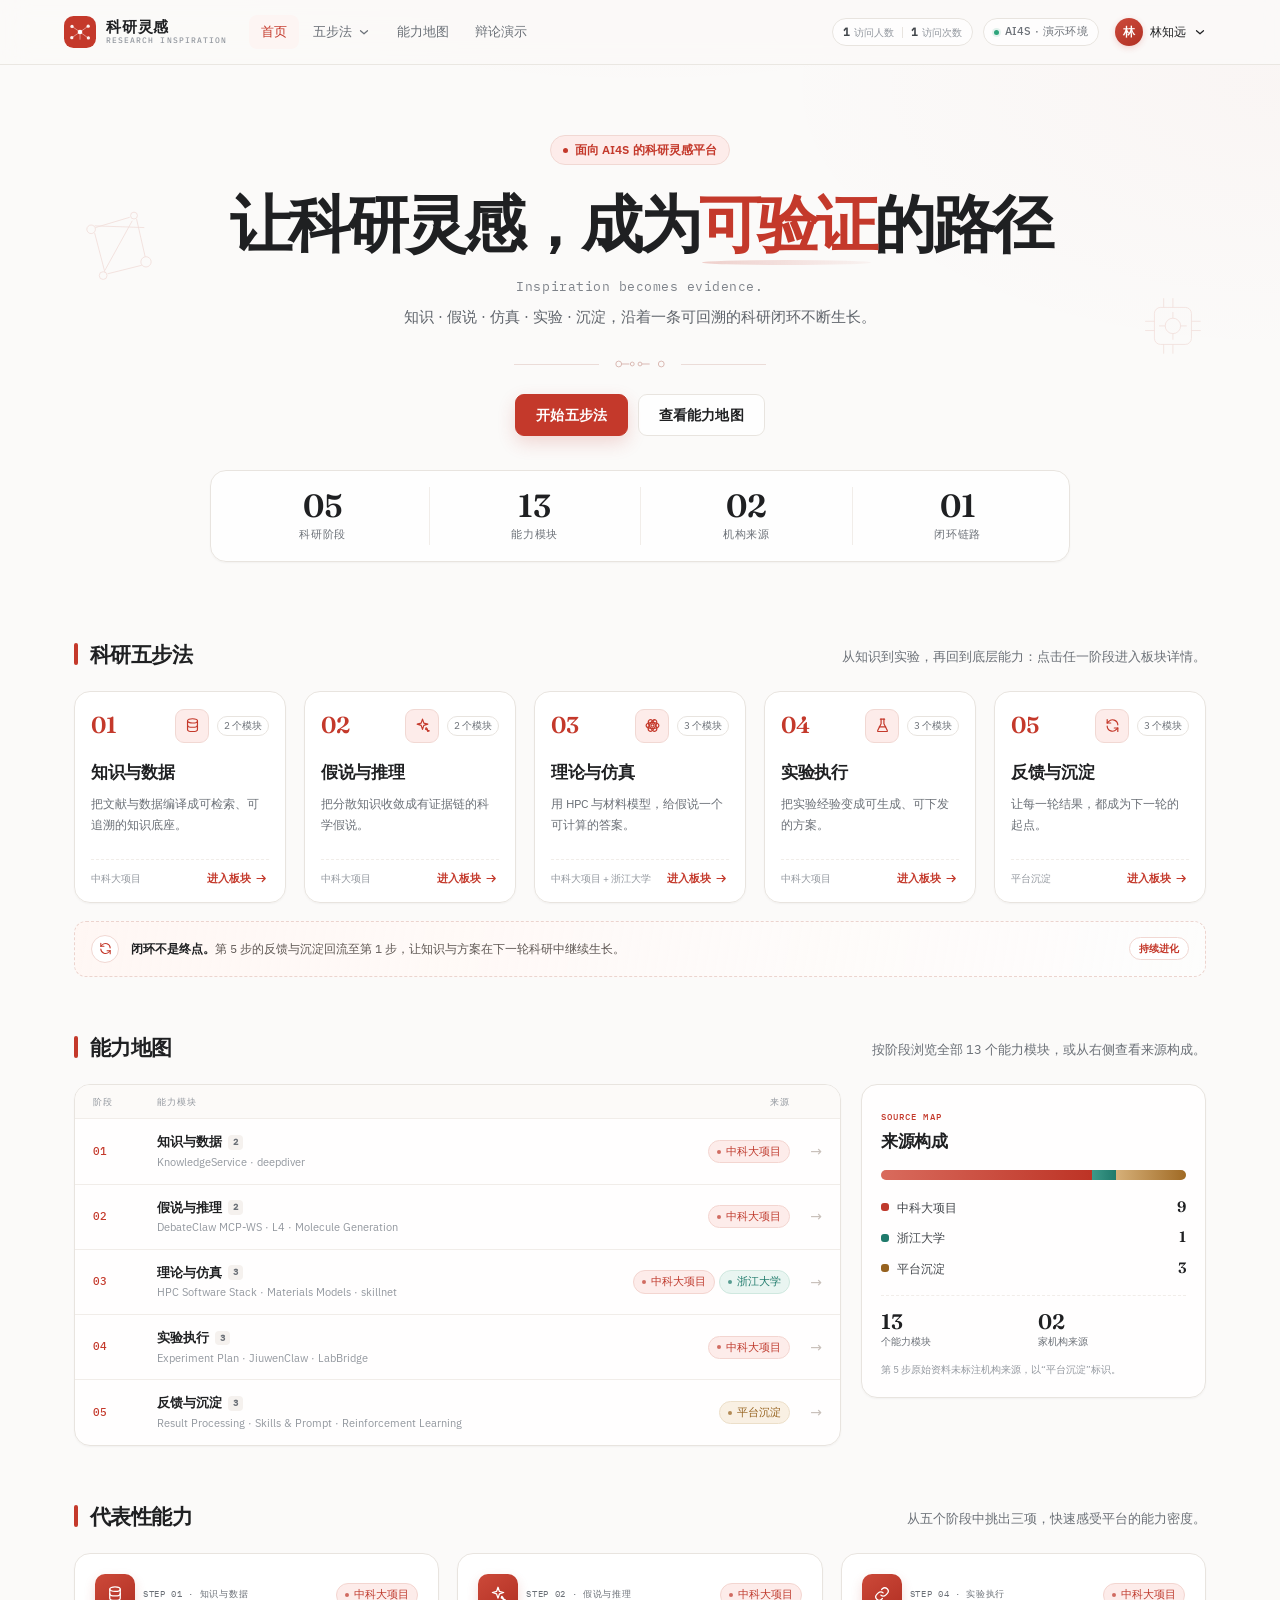
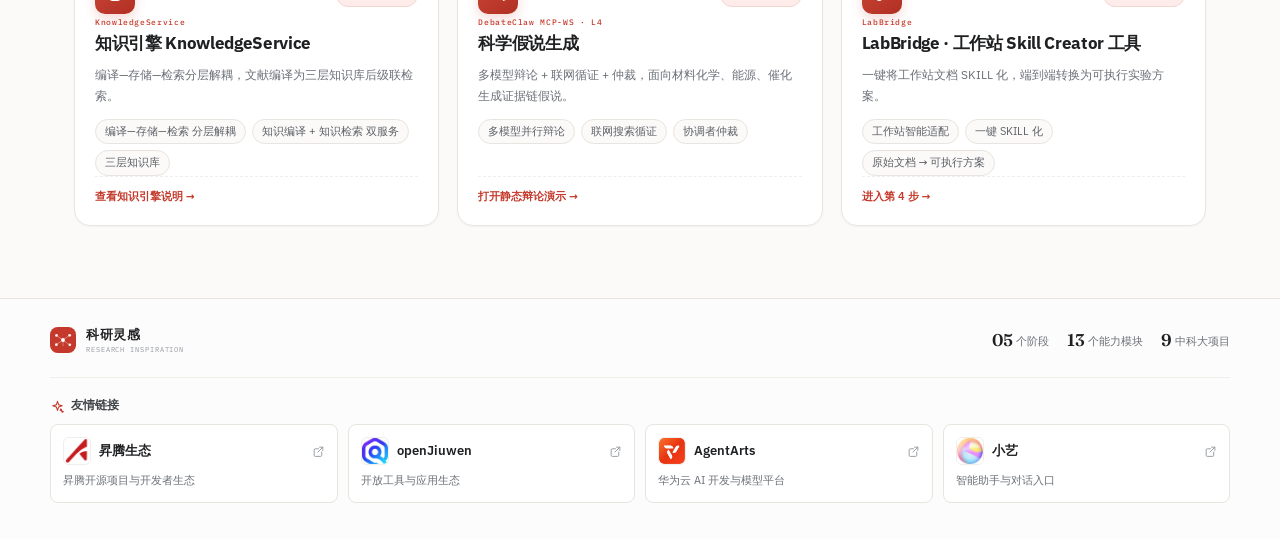
<file: index.html>
<!doctype html>
<html lang="zh-CN">
<head>
  <meta charset="utf-8">
  <meta name="viewport" content="width=device-width, initial-scale=1">
  <title>科研灵感 · AI4S 科研五步法能力平台</title>
  <meta name="description" content="科研灵感平台：以知识与数据、假说与推理、理论与仿真、实验执行、反馈与沉淀五个阶段，串联 AI4S 科研能力模块。">
  <link rel="icon" href="data:image/svg+xml,%3Csvg xmlns='http://www.w3.org/2000/svg' viewBox='0 0 32 32'%3E%3Crect width='32' height='32' rx='9' fill='%23c4392b'/%3E%3Ccircle cx='16' cy='16' r='2.4' fill='white'/%3E%3Ccircle cx='24' cy='10' r='1.7' fill='white'/%3E%3Ccircle cx='24' cy='22' r='1.7' fill='white'/%3E%3Ccircle cx='8' cy='22' r='1.7' fill='white'/%3E%3Ccircle cx='8' cy='10' r='1.7' fill='white'/%3E%3C/svg%3E">
  <link rel="stylesheet" href="styles.css?v=20261125">
</head>
<body>
  <div id="app"></div>
  <div class="toast" id="toast" role="status" aria-live="polite" hidden></div>

  <script src="data.js?v=20261125c"></script>
  <script src="app.js?v=20261125c"></script>
</body>
</html>
</file>
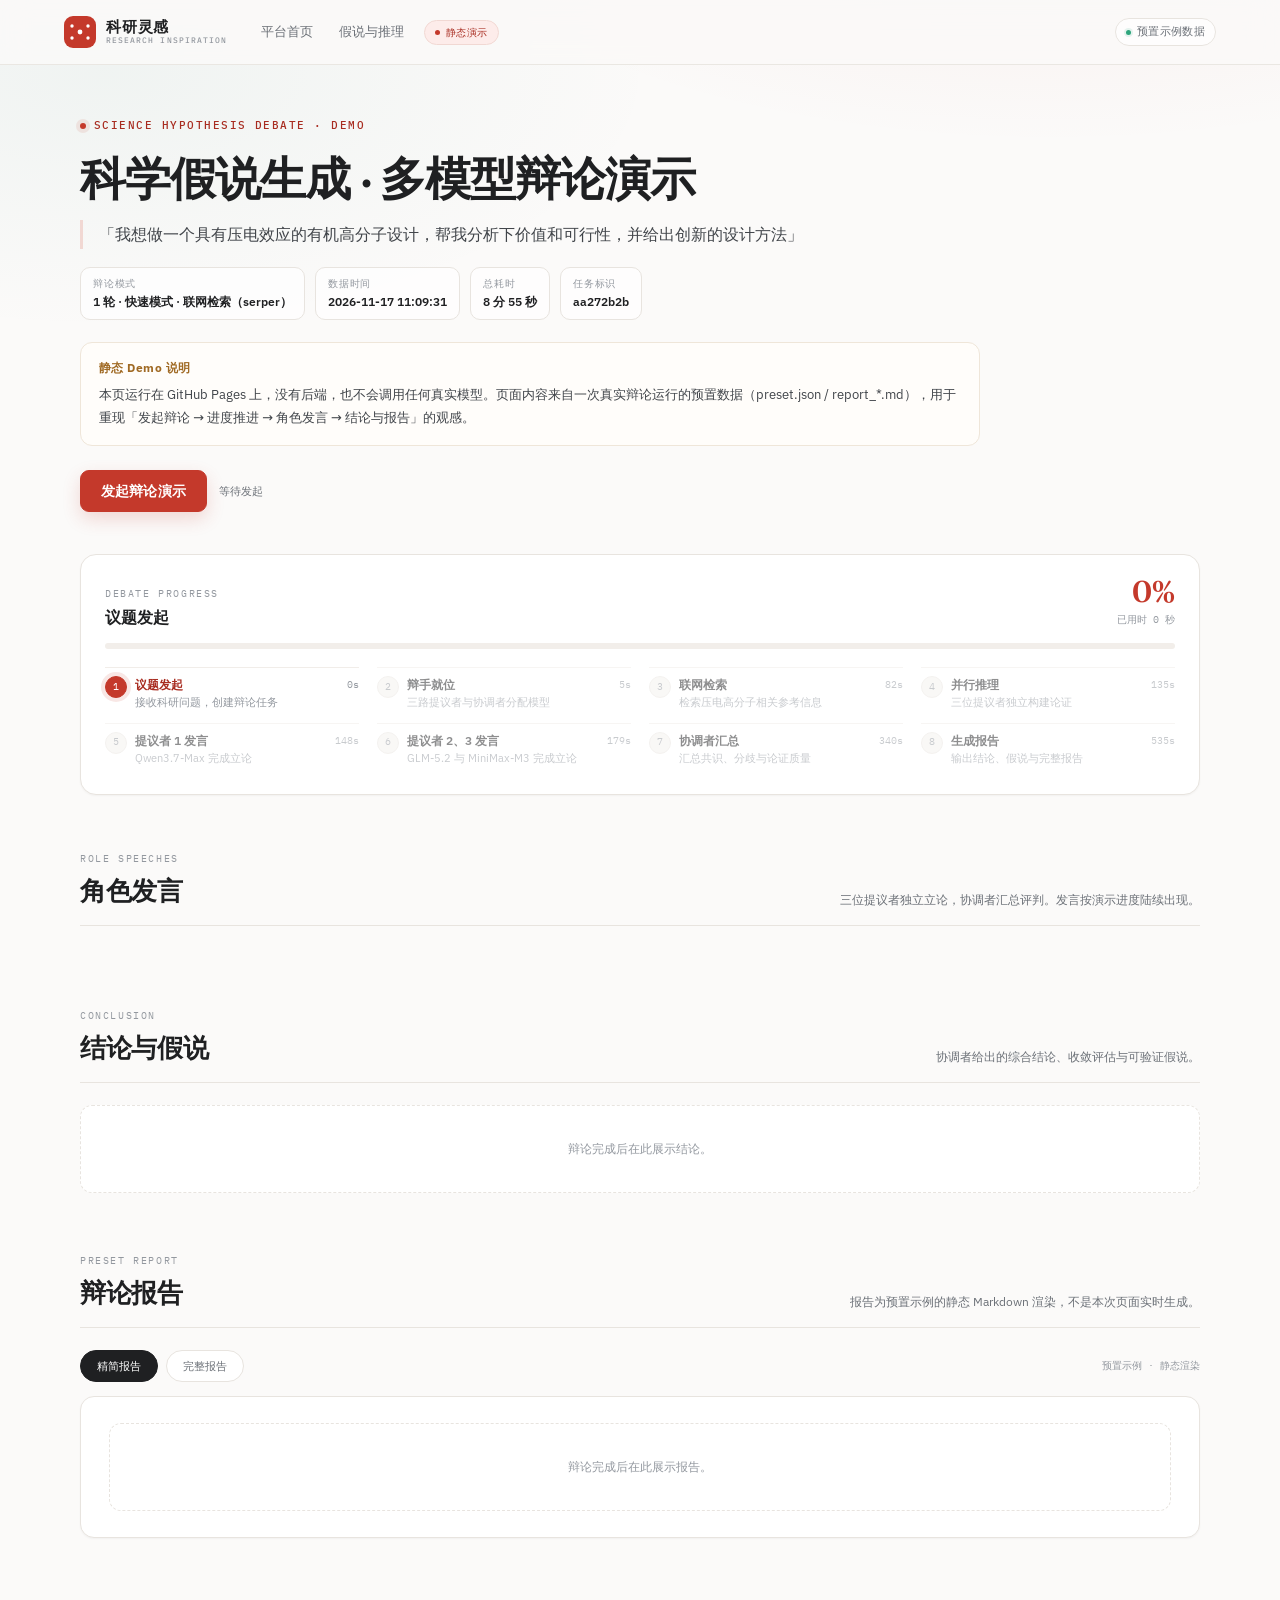
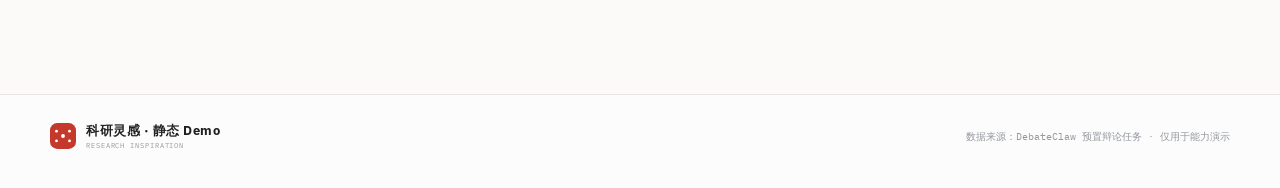
<file: debate.html>
<!doctype html>
<html lang="zh-CN">
<head>
  <meta charset="utf-8">
  <meta name="viewport" content="width=device-width, initial-scale=1">
  <title>科学假说辩论演示 · 科研灵感</title>
  <meta name="description" content="科研灵感平台「科学假说生成」静态演示：基于预置辩论数据，重现发起辩论、进度推进、角色发言、结论与报告的完整过程。">
  <link rel="icon" href="data:image/svg+xml,%3Csvg xmlns='http://www.w3.org/2000/svg' viewBox='0 0 32 32'%3E%3Crect width='32' height='32' rx='9' fill='%23c4392b'/%3E%3Ccircle cx='16' cy='16' r='2.4' fill='white'/%3E%3Ccircle cx='24' cy='10' r='1.7' fill='white'/%3E%3Ccircle cx='24' cy='22' r='1.7' fill='white'/%3E%3Ccircle cx='8' cy='22' r='1.7' fill='white'/%3E%3Ccircle cx='8' cy='10' r='1.7' fill='white'/%3E%3C/svg%3E">
  <link rel="stylesheet" href="styles.css?v=20261125">
  <link rel="stylesheet" href="debate.css?v=20261125">
</head>
<body class="debate-page">
  <header class="site-header debate-header">
    <div class="header-inner">
      <a class="brand" href="index.html#/home" aria-label="返回科研灵感首页">
        <span class="brand-mark">
          <svg viewBox="0 0 32 32" aria-hidden="true"><rect width="32" height="32" rx="9" fill="currentColor"/><circle cx="16" cy="16" r="2.4" fill="#fff"/><circle cx="24" cy="10" r="1.7" fill="#fff"/><circle cx="24" cy="22" r="1.7" fill="#fff"/><circle cx="8" cy="22" r="1.7" fill="#fff"/><circle cx="8" cy="10" r="1.7" fill="#fff"/></svg>
        </span>
        <span class="brand-text"><strong>科研灵感</strong><small>RESEARCH INSPIRATION</small></span>
      </a>
      <nav class="nav-desktop" aria-label="主导航">
        <a class="nav-link" href="index.html#/home">平台首页</a>
        <a class="nav-link" href="index.html#/step/hypothesis">假说与推理</a>
        <span class="demo-pill"><i></i>静态演示</span>
      </nav>
      <div class="header-actions">
        <span class="env-badge"><i></i>预置示例数据</span>
      </div>
    </div>
  </header>

  <main class="debate-main">
    <section class="debate-hero">
      <div class="debate-kicker"><span class="kicker-dot"></span>SCIENCE HYPOTHESIS DEBATE · DEMO</div>
      <h1 class="debate-title">科学假说生成 · 多模型辩论演示</h1>
      <p class="debate-goal" id="debate-goal">加载议题中…</p>
      <div class="debate-meta" id="debate-meta"></div>
      <div class="demo-notice" role="note">
        <strong>静态 Demo 说明</strong>
        <p>本页运行在 GitHub Pages 上，没有后端，也不会调用任何真实模型。页面内容来自一次真实辩论运行的预置数据（preset.json / report_*.md），用于重现「发起辩论 → 进度推进 → 角色发言 → 结论与报告」的观感。</p>
      </div>
      <div class="debate-actions">
        <button class="btn btn-primary" type="button" id="debate-start">发起辩论演示</button>
        <button class="btn btn-ghost" type="button" id="debate-skip" hidden>跳过动画，直接查看结果</button>
        <span class="debate-status" id="debate-status" role="status" aria-live="polite">等待发起</span>
      </div>
    </section>

    <section class="progress-card" aria-label="辩论进度">
      <div class="progress-head">
        <div>
          <span class="progress-label">DEBATE PROGRESS</span>
          <strong id="progress-title">辩论尚未开始</strong>
        </div>
        <div class="progress-num"><b id="progress-percent">0%</b><small id="progress-elapsed">已用时 0 秒</small></div>
      </div>
      <div class="progress-track" role="progressbar" aria-valuemin="0" aria-valuemax="100" aria-valuenow="0" id="progress-track">
        <span class="progress-fill" id="progress-fill"></span>
      </div>
      <ol class="stage-list" id="stage-list"></ol>
    </section>

    <section class="debate-section" id="speeches-section">
      <div class="debate-section-head">
        <div>
          <span class="section-label">ROLE SPEECHES</span>
          <h2>角色发言</h2>
        </div>
        <p>三位提议者独立立论，协调者汇总评判。发言按演示进度陆续出现。</p>
      </div>
      <div class="speech-list" id="speech-list"></div>
    </section>

    <section class="debate-section" id="conclusion-section">
      <div class="debate-section-head">
        <div>
          <span class="section-label">CONCLUSION</span>
          <h2>结论与假说</h2>
        </div>
        <p>协调者给出的综合结论、收敛评估与可验证假说。</p>
      </div>
      <div id="conclusion-body">
        <div class="result-placeholder" id="conclusion-placeholder">辩论完成后在此展示结论。</div>
      </div>
    </section>

    <section class="debate-section" id="report-section">
      <div class="debate-section-head">
        <div>
          <span class="section-label">PRESET REPORT</span>
          <h2>辩论报告</h2>
        </div>
        <p>报告为预置示例的静态 Markdown 渲染，不是本次页面实时生成。</p>
      </div>
      <div class="report-tabs" role="tablist" aria-label="报告视图">
        <button class="report-tab is-active" type="button" role="tab" aria-selected="true" data-report="brief" id="tab-brief">精简报告</button>
        <button class="report-tab" type="button" role="tab" aria-selected="false" data-report="full" id="tab-full">完整报告</button>
        <span class="report-note">预置示例 · 静态渲染</span>
      </div>
      <div class="report-panel" id="report-panel" role="tabpanel" aria-labelledby="tab-brief">
        <div class="result-placeholder">辩论完成后在此展示报告。</div>
      </div>
    </section>
  </main>

  <footer class="site-footer debate-footer">
    <div class="footer-inner">
      <div class="footer-brand">
        <span class="brand-mark brand-mark-sm">
          <svg viewBox="0 0 32 32" aria-hidden="true"><rect width="32" height="32" rx="9" fill="currentColor"/><circle cx="16" cy="16" r="2.4" fill="#fff"/><circle cx="24" cy="10" r="1.7" fill="#fff"/><circle cx="24" cy="22" r="1.7" fill="#fff"/><circle cx="8" cy="22" r="1.7" fill="#fff"/><circle cx="8" cy="10" r="1.7" fill="#fff"/></svg>
        </span>
        <div><strong>科研灵感 · 静态 Demo</strong><small>RESEARCH INSPIRATION</small></div>
      </div>
      <p class="footer-demo-note">数据来源：DebateClaw 预置辩论任务 · 仅用于能力演示</p>
    </div>
  </footer>

  <script src="preset-data.js?v=20261125"></script>
  <script src="debate.js?v=20261125"></script>
</body>
</html>
</file>
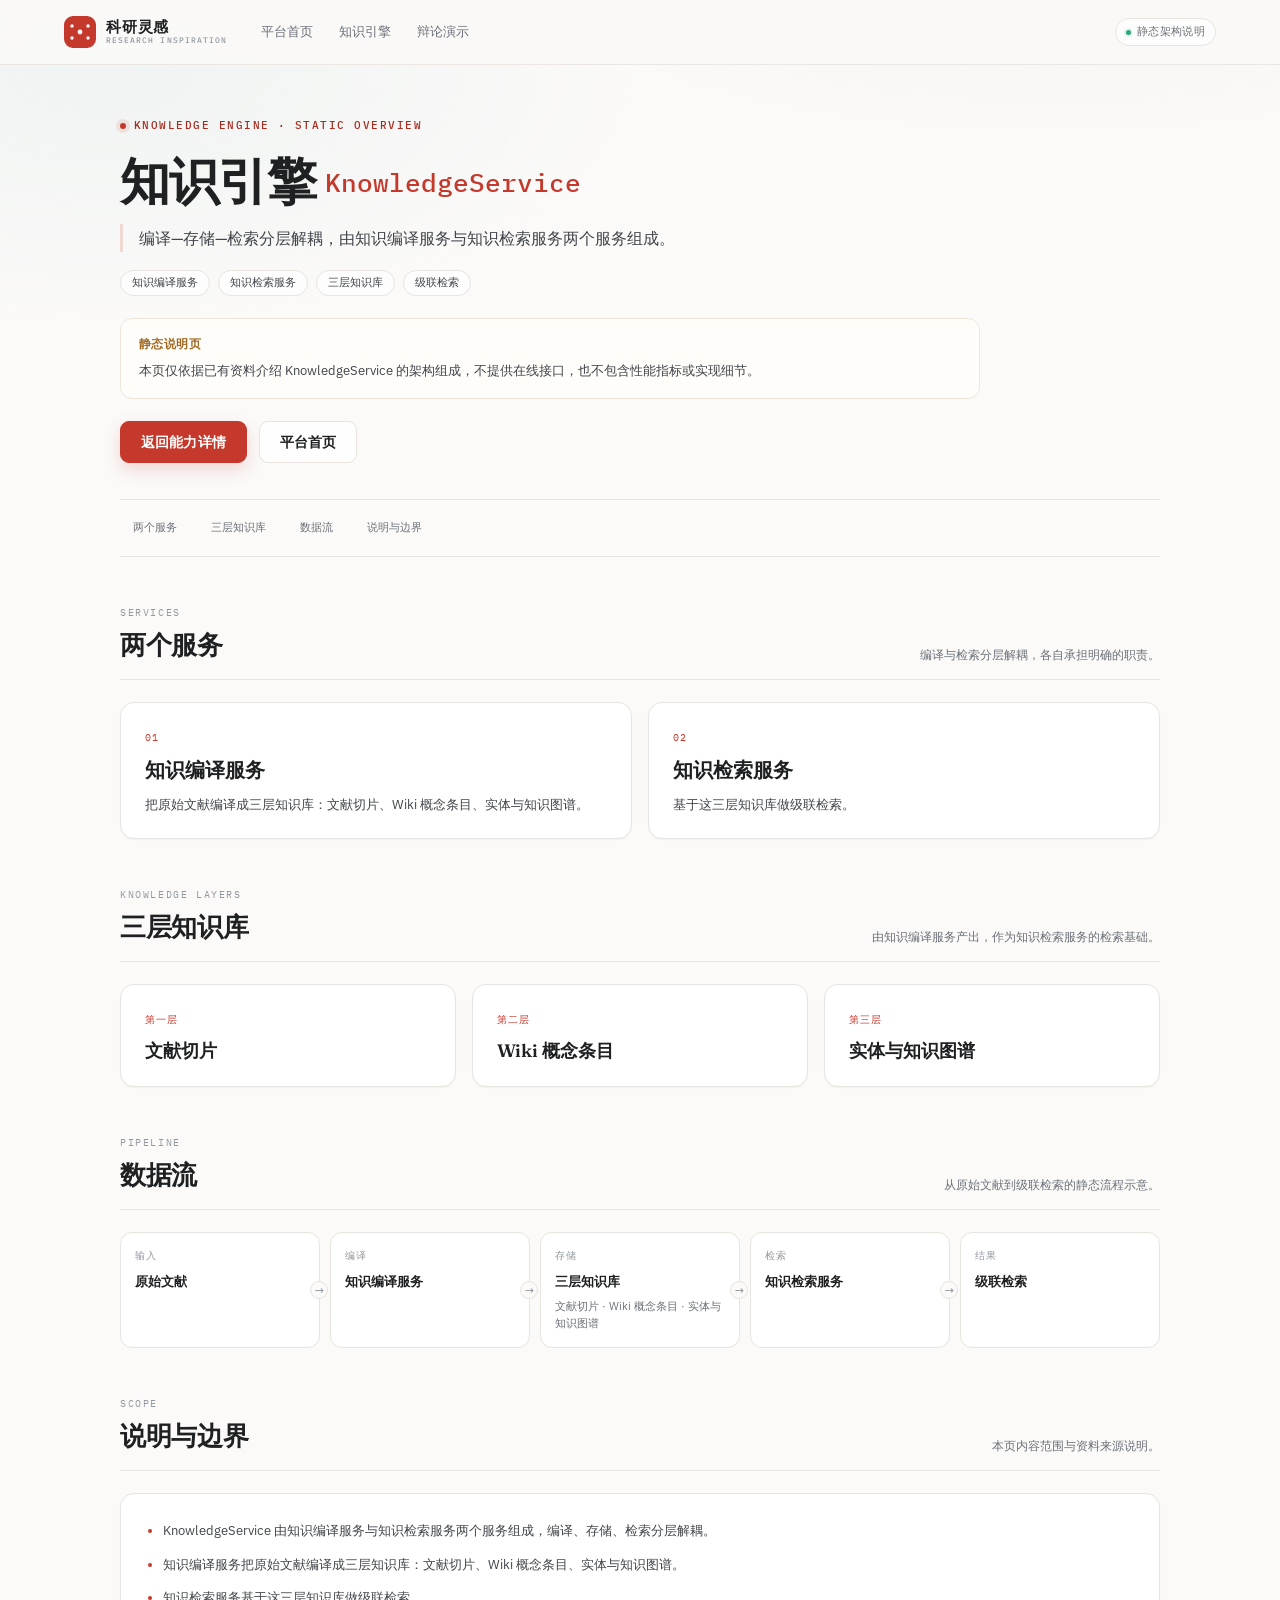
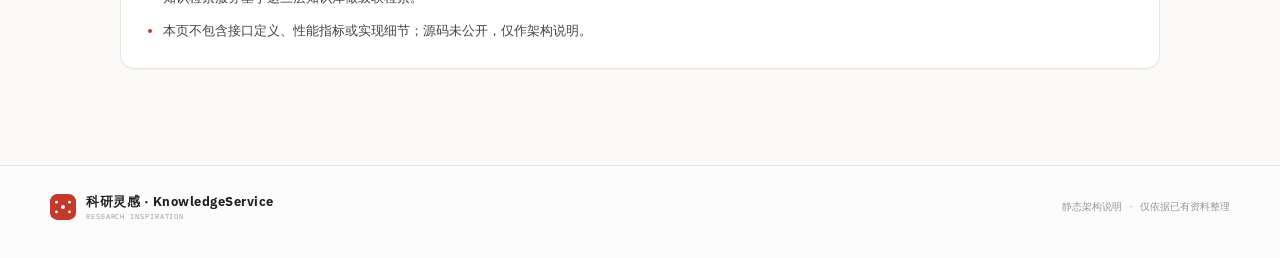
<file: knowledge.html>
<!doctype html>
<html lang="zh-CN">
<head>
  <meta charset="utf-8">
  <meta name="viewport" content="width=device-width, initial-scale=1">
  <title>知识引擎 KnowledgeService · 科研灵感</title>
  <meta name="description" content="科研灵感平台知识引擎 KnowledgeService 静态架构说明：编译—存储—检索分层解耦，由知识编译服务与知识检索服务组成。">
  <link rel="icon" href="data:image/svg+xml,%3Csvg xmlns='http://www.w3.org/2000/svg' viewBox='0 0 32 32'%3E%3Crect width='32' height='32' rx='9' fill='%23c4392b'/%3E%3Ccircle cx='16' cy='16' r='2.4' fill='white'/%3E%3Ccircle cx='24' cy='10' r='1.7' fill='white'/%3E%3Ccircle cx='24' cy='22' r='1.7' fill='white'/%3E%3Ccircle cx='8' cy='22' r='1.7' fill='white'/%3E%3Ccircle cx='8' cy='10' r='1.7' fill='white'/%3E%3C/svg%3E">
  <link rel="stylesheet" href="styles.css?v=20261125c">
  <link rel="stylesheet" href="debate.css?v=20261125">
  <link rel="stylesheet" href="knowledge.css?v=20261125">
</head>
<body class="knowledge-page">
  <header class="site-header debate-header">
    <div class="header-inner">
      <a class="brand" href="index.html#/home" aria-label="返回科研灵感首页">
        <span class="brand-mark">
          <svg viewBox="0 0 32 32" aria-hidden="true"><rect width="32" height="32" rx="9" fill="currentColor"/><circle cx="16" cy="16" r="2.4" fill="#fff"/><circle cx="24" cy="10" r="1.7" fill="#fff"/><circle cx="24" cy="22" r="1.7" fill="#fff"/><circle cx="8" cy="22" r="1.7" fill="#fff"/><circle cx="8" cy="10" r="1.7" fill="#fff"/></svg>
        </span>
        <span class="brand-text"><strong>科研灵感</strong><small>RESEARCH INSPIRATION</small></span>
      </a>
      <nav class="nav-desktop" aria-label="主导航">
        <a class="nav-link" href="index.html#/home">平台首页</a>
        <a class="nav-link" href="index.html#/step/knowledge">知识引擎</a>
        <a class="nav-link" href="debate.html">辩论演示</a>
      </nav>
      <div class="header-actions">
        <span class="env-badge"><i></i>静态架构说明</span>
      </div>
    </div>
  </header>

  <main class="knowledge-main">
    <section class="knowledge-hero">
      <div class="debate-kicker"><span class="kicker-dot"></span>KNOWLEDGE ENGINE · STATIC OVERVIEW</div>
      <h1 class="knowledge-title">知识引擎 <span>KnowledgeService</span></h1>
      <p class="knowledge-lead">编译—存储—检索分层解耦，由知识编译服务与知识检索服务两个服务组成。</p>
      <div class="knowledge-tags">
        <span>知识编译服务</span>
        <span>知识检索服务</span>
        <span>三层知识库</span>
        <span>级联检索</span>
      </div>
      <div class="demo-notice knowledge-notice" role="note">
        <strong>静态说明页</strong>
        <p>本页仅依据已有资料介绍 KnowledgeService 的架构组成，不提供在线接口，也不包含性能指标或实现细节。</p>
      </div>
      <div class="knowledge-actions">
        <a class="btn btn-primary" href="index.html#/step/knowledge">返回能力详情</a>
        <a class="btn btn-ghost" href="index.html#/home">平台首页</a>
      </div>
    </section>

    <nav class="knowledge-anchors" aria-label="页面导航">
      <a href="#services">两个服务</a>
      <a href="#layers">三层知识库</a>
      <a href="#flow">数据流</a>
      <a href="#scope">说明与边界</a>
    </nav>

    <section class="knowledge-section" id="services">
      <div class="debate-section-head">
        <div>
          <span class="section-label">SERVICES</span>
          <h2>两个服务</h2>
        </div>
        <p>编译与检索分层解耦，各自承担明确的职责。</p>
      </div>
      <div class="service-grid">
        <article class="knowledge-card">
          <span class="knowledge-index">01</span>
          <h3>知识编译服务</h3>
          <p>把原始文献编译成三层知识库：文献切片、Wiki 概念条目、实体与知识图谱。</p>
        </article>
        <article class="knowledge-card">
          <span class="knowledge-index">02</span>
          <h3>知识检索服务</h3>
          <p>基于这三层知识库做级联检索。</p>
        </article>
      </div>
    </section>

    <section class="knowledge-section" id="layers">
      <div class="debate-section-head">
        <div>
          <span class="section-label">KNOWLEDGE LAYERS</span>
          <h2>三层知识库</h2>
        </div>
        <p>由知识编译服务产出，作为知识检索服务的检索基础。</p>
      </div>
      <div class="layer-grid">
        <article class="layer-card">
          <span class="layer-num">第一层</span>
          <h3>文献切片</h3>
        </article>
        <article class="layer-card">
          <span class="layer-num">第二层</span>
          <h3>Wiki 概念条目</h3>
        </article>
        <article class="layer-card">
          <span class="layer-num">第三层</span>
          <h3>实体与知识图谱</h3>
        </article>
      </div>
    </section>

    <section class="knowledge-section" id="flow">
      <div class="debate-section-head">
        <div>
          <span class="section-label">PIPELINE</span>
          <h2>数据流</h2>
        </div>
        <p>从原始文献到级联检索的静态流程示意。</p>
      </div>
      <ol class="flow-list">
        <li><span class="flow-step">输入</span><strong>原始文献</strong></li>
        <li><span class="flow-step">编译</span><strong>知识编译服务</strong></li>
        <li><span class="flow-step">存储</span><strong>三层知识库</strong><small>文献切片 · Wiki 概念条目 · 实体与知识图谱</small></li>
        <li><span class="flow-step">检索</span><strong>知识检索服务</strong></li>
        <li><span class="flow-step">结果</span><strong>级联检索</strong></li>
      </ol>
    </section>

    <section class="knowledge-section" id="scope">
      <div class="debate-section-head">
        <div>
          <span class="section-label">SCOPE</span>
          <h2>说明与边界</h2>
        </div>
        <p>本页内容范围与资料来源说明。</p>
      </div>
      <ul class="scope-list">
        <li>KnowledgeService 由知识编译服务与知识检索服务两个服务组成，编译、存储、检索分层解耦。</li>
        <li>知识编译服务把原始文献编译成三层知识库：文献切片、Wiki 概念条目、实体与知识图谱。</li>
        <li>知识检索服务基于这三层知识库做级联检索。</li>
        <li>本页不包含接口定义、性能指标或实现细节；源码未公开，仅作架构说明。</li>
      </ul>
    </section>
  </main>

  <footer class="site-footer debate-footer">
    <div class="footer-inner">
      <div class="footer-brand">
        <span class="brand-mark brand-mark-sm">
          <svg viewBox="0 0 32 32" aria-hidden="true"><rect width="32" height="32" rx="9" fill="currentColor"/><circle cx="16" cy="16" r="2.4" fill="#fff"/><circle cx="24" cy="10" r="1.7" fill="#fff"/><circle cx="24" cy="22" r="1.7" fill="#fff"/><circle cx="8" cy="22" r="1.7" fill="#fff"/><circle cx="8" cy="10" r="1.7" fill="#fff"/></svg>
        </span>
        <div><strong>科研灵感 · KnowledgeService</strong><small>RESEARCH INSPIRATION</small></div>
      </div>
      <p class="footer-demo-note">静态架构说明 · 仅依据已有资料整理</p>
    </div>
  </footer>
</body>
</html>
</file>
<file: styles.css>
/* =========================================================
   科研灵感 · AI4S 科研五步法
   纯静态站点样式：无框架、无构建
   ========================================================= */

@font-face {
  font-family: "Fraunces";
  src: url("fonts/fraunces-latin.woff2") format("woff2");
  font-weight: 100 900;
  font-style: normal;
  font-display: swap;
}
@font-face {
  font-family: "IBM Plex Sans";
  src: url("fonts/plex-sans-latin.woff2") format("woff2");
  font-weight: 100 700;
  font-style: normal;
  font-display: swap;
}
@font-face {
  font-family: "IBM Plex Mono";
  src: url("fonts/plex-mono-400-latin.woff2") format("woff2");
  font-weight: 400;
  font-style: normal;
  font-display: swap;
}
@font-face {
  font-family: "IBM Plex Mono";
  src: url("fonts/plex-mono-500-latin.woff2") format("woff2");
  font-weight: 500;
  font-style: normal;
  font-display: swap;
}

:root {
  --red: #c4392b;
  --red-deep: #a82c20;
  --red-soft: #fdecea;
  --red-wash: #fdf5f3;
  --red-line: #f1d8d3;

  --ink: #1f2022;
  --ink-2: #41454a;
  --muted: #6b7077;
  --muted-2: #93989f;

  --line: #e8e4df;
  --line-soft: #f1ede9;
  --bg: #fbfaf9;
  --card: #ffffff;

  --teal: #1f7a6b;
  --teal-soft: #e9f5f1;
  --amber: #a06a24;
  --amber-soft: #f8efe3;

  --shadow-sm: 0 1px 2px rgba(31, 32, 34, 0.04);
  --shadow-md: 0 12px 30px rgba(31, 32, 34, 0.07);
  --shadow-lg: 0 24px 60px rgba(31, 32, 34, 0.09);

  --font-sans: "IBM Plex Sans", "Noto Sans SC", "PingFang SC", "Microsoft YaHei", "Segoe UI", system-ui, sans-serif;
  --font-serif: "Fraunces", "Noto Serif SC", "Songti SC", "Times New Roman", serif;
  --font-mono: "IBM Plex Mono", "SFMono-Regular", Consolas, "Liberation Mono", monospace;
}

* { box-sizing: border-box; }
[hidden] { display: none !important; }

html {
  scroll-behavior: smooth;
  -webkit-text-size-adjust: 100%;
}

body {
  min-width: 320px;
  min-height: 100vh;
  margin: 0;
  color: var(--ink);
  font-family: var(--font-sans);
  font-size: 15px;
  line-height: 1.5;
  background:
    radial-gradient(1100px 560px at 50% -12%, rgba(196, 57, 43, 0.055), transparent 62%),
    radial-gradient(900px 480px at 100% 4%, rgba(196, 57, 43, 0.025), transparent 58%),
    var(--bg);
  -webkit-font-smoothing: antialiased;
  -moz-osx-font-smoothing: grayscale;
  text-rendering: optimizeLegibility;
}

::selection { color: var(--ink); background: #f9d9d3; }

a { color: inherit; }
button, input { font: inherit; }
button { color: inherit; }

:focus-visible {
  outline: 2px solid rgba(196, 57, 43, 0.42);
  outline-offset: 3px;
}

.icon { display: block; width: 18px; height: 18px; }

.mono { font-family: var(--font-mono); }

/* ---------- 基础按钮 ---------- */
.btn {
  display: inline-flex;
  align-items: center;
  justify-content: center;
  gap: 8px;
  height: 42px;
  padding: 0 20px;
  color: var(--ink);
  font-size: 13.5px;
  font-weight: 600;
  letter-spacing: 0.01em;
  background: var(--card);
  border: 1px solid var(--line);
  border-radius: 9px;
  cursor: pointer;
  text-decoration: none;
  transition: background 0.18s, border-color 0.18s, transform 0.18s, box-shadow 0.18s;
}
.btn:hover { border-color: #d8c5c0; background: #fffaf8; }
.btn:active { transform: translateY(1px); }
.btn-primary {
  color: #fff;
  background: var(--red);
  border-color: var(--red);
  box-shadow: 0 7px 18px rgba(196, 57, 43, 0.18);
}
.btn-primary:hover {
  background: var(--red-deep);
  border-color: var(--red-deep);
  box-shadow: 0 10px 24px rgba(196, 57, 43, 0.24);
}
.btn-primary:disabled { cursor: wait; opacity: 0.9; }
.btn-ghost { background: rgba(255, 255, 255, 0.8); }
.btn-block { width: 100%; height: 48px; font-size: 14px; border-radius: 10px; }

.spinner {
  width: 15px;
  height: 15px;
  border: 2px solid rgba(255, 255, 255, 0.35);
  border-top-color: #fff;
  border-radius: 50%;
  animation: spin 0.7s linear infinite;
}
@keyframes spin { to { transform: rotate(360deg); } }

/* ---------- 来源标签 ---------- */
.source-ustc { --src: #bf3a2d; --src-bg: #fdecea; --src-line: #f3d5d0; }
.source-zju { --src: #1f7a6b; --src-bg: #e9f5f1; --src-line: #cfe8df; }
.source-plat { --src: #96621f; --src-bg: #f9f0e3; --src-line: #ecdfc9; }

.source-tag {
  display: inline-flex;
  align-items: center;
  gap: 5px;
  padding: 2px 8px;
  color: var(--src);
  font-size: 10.5px;
  font-weight: 500;
  line-height: 1.65;
  white-space: nowrap;
  background: var(--src-bg);
  border: 1px solid var(--src-line);
  border-radius: 999px;
}
.source-tag::before {
  content: "";
  width: 4px;
  height: 4px;
  background: currentColor;
  border-radius: 50%;
  opacity: 0.72;
}

/* ---------- 顶部导航 ---------- */
.site-header {
  position: sticky;
  top: 0;
  z-index: 40;
  background: rgba(251, 250, 249, 0.86);
  border-bottom: 1px solid rgba(232, 228, 223, 0.85);
  backdrop-filter: blur(14px);
  -webkit-backdrop-filter: blur(14px);
}
.header-inner {
  display: flex;
  align-items: center;
  gap: 22px;
  width: 100%;
  max-width: 1200px;
  height: 64px;
  margin: 0 auto;
  padding: 0 24px;
}
.brand {
  display: inline-flex;
  align-items: center;
  gap: 10px;
  flex: none;
  text-decoration: none;
}
.brand-mark { display: flex; width: 32px; height: 32px; color: var(--red); }
.brand-svg { display: block; width: 100%; height: 100%; }
.brand-text { display: flex; flex-direction: column; gap: 1px; }
.brand-text strong {
  font-size: 15px;
  font-weight: 700;
  letter-spacing: 0.055em;
  line-height: 1.1;
}
.brand-text small {
  color: var(--muted-2);
  font-family: var(--font-mono);
  font-size: 7.5px;
  font-weight: 500;
  letter-spacing: 0.14em;
  line-height: 1.2;
}

.nav-desktop {
  display: flex;
  align-items: center;
  gap: 2px;
  margin-right: auto;
}
.nav-link {
  display: inline-flex;
  align-items: center;
  gap: 5px;
  height: 34px;
  padding: 0 12px;
  color: var(--muted);
  font-size: 13px;
  font-weight: 500;
  background: none;
  border: 0;
  border-radius: 8px;
  cursor: pointer;
  text-decoration: none;
  transition: color 0.16s, background 0.16s;
}
.nav-link:hover { color: var(--ink); background: #f5f1ee; }
.nav-link.is-active { color: var(--red); background: var(--red-wash); }
.chev { width: 14px; height: 14px; transition: transform 0.18s; }
.nav-dropdown { position: relative; }
.nav-dropdown.is-open .chev { transform: rotate(180deg); }

.steps-panel {
  position: absolute;
  top: calc(100% + 12px);
  left: 0;
  z-index: 45;
  width: 310px;
  padding: 10px;
  background: #fff;
  border: 1px solid var(--line);
  border-radius: 14px;
  box-shadow: var(--shadow-lg);
  animation: panelIn 0.18s ease both;
}
@keyframes panelIn {
  from { opacity: 0; transform: translateY(-5px); }
  to { opacity: 1; transform: translateY(0); }
}
.steps-panel-head {
  display: flex;
  align-items: baseline;
  justify-content: space-between;
  padding: 4px 8px 9px;
  border-bottom: 1px solid var(--line-soft);
}
.steps-panel-head span {
  color: var(--red);
  font-family: var(--font-mono);
  font-size: 9.5px;
  font-weight: 500;
  letter-spacing: 0.12em;
}
.steps-panel-head small { color: var(--muted-2); font-size: 10.5px; }
.dropdown-link {
  display: flex;
  align-items: center;
  gap: 11px;
  padding: 9px 8px;
  margin-top: 2px;
  border-radius: 9px;
  text-decoration: none;
  transition: background 0.15s;
}
.dropdown-link:hover { background: #fcf6f3; }
.dropdown-link.is-current { background: var(--red-wash); }
.dropdown-no {
  color: var(--red);
  font-family: var(--font-mono);
  font-size: 10.5px;
  font-weight: 500;
}
.dropdown-copy { display: flex; flex-direction: column; gap: 1px; }
.dropdown-copy strong { font-size: 12.5px; font-weight: 600; }
.dropdown-copy small { color: var(--muted-2); font-size: 10px; }

.header-actions { display: flex; align-items: center; gap: 10px; flex: none; }
.env-badge {
  display: inline-flex;
  align-items: center;
  gap: 6px;
  height: 28px;
  padding: 0 10px;
  color: var(--muted);
  font-size: 10.5px;
  font-weight: 500;
  letter-spacing: 0.03em;
  background: rgba(255, 255, 255, 0.72);
  border: 1px solid var(--line);
  border-radius: 999px;
}
.env-badge i {
  width: 5px;
  height: 5px;
  background: #2ea57c;
  border-radius: 50%;
  box-shadow: 0 0 0 2px rgba(46, 165, 124, 0.12);
}
.visit-badge {
  display: inline-flex;
  align-items: center;
  gap: 8px;
  height: 28px;
  padding: 0 10px;
  color: var(--muted);
  background: rgba(255, 255, 255, 0.72);
  border: 1px solid var(--line);
  border-radius: 999px;
  white-space: nowrap;
}
.visit-badge[hidden] { display: none; }
.visit-item { display: inline-flex; align-items: baseline; gap: 4px; }
.visit-item b {
  color: var(--ink-2);
  font-family: var(--font-mono);
  font-size: 11px;
  font-weight: 600;
  font-variant-numeric: tabular-nums;
}
.visit-item small { color: var(--muted-2); font-size: 10px; }
.visit-sep { width: 1px; height: 11px; background: var(--line); }

.user-wrap { position: relative; }
.user-btn {
  display: inline-flex;
  align-items: center;
  gap: 7px;
  height: 36px;
  padding: 0 8px 0 5px;
  background: none;
  border: 1px solid transparent;
  border-radius: 999px;
  cursor: pointer;
  transition: background 0.16s, border-color 0.16s;
}
.user-btn:hover { background: #f6f2ef; border-color: #ebe5e0; }
.user-btn[aria-expanded="true"] { background: #f6f2ef; border-color: #ebe5e0; }
.avatar {
  display: grid;
  place-items: center;
  width: 28px;
  height: 28px;
  color: #fff;
  font-size: 11.5px;
  font-weight: 600;
  background: linear-gradient(145deg, #cd4a3b, #b03024);
  border-radius: 50%;
  box-shadow: 0 2px 6px rgba(196, 57, 43, 0.2);
}
.avatar-lg { width: 38px; height: 38px; font-size: 14px; flex: none; }
.user-name { max-width: 72px; overflow: hidden; font-size: 12px; font-weight: 500; text-overflow: ellipsis; white-space: nowrap; }
.user-popover {
  position: absolute;
  top: calc(100% + 10px);
  right: 0;
  z-index: 45;
  width: 248px;
  padding: 12px;
  background: #fff;
  border: 1px solid var(--line);
  border-radius: 14px;
  box-shadow: var(--shadow-lg);
  animation: panelIn 0.18s ease both;
}
.user-popover-head {
  display: flex;
  align-items: center;
  gap: 10px;
  padding: 3px 4px 12px;
  border-bottom: 1px solid var(--line-soft);
}
.user-popover-head div { display: flex; flex-direction: column; gap: 2px; min-width: 0; }
.user-popover-head strong { font-size: 13px; font-weight: 600; }
.user-popover-head small { color: var(--muted-2); font-size: 10.5px; }
.popover-item {
  display: flex;
  align-items: center;
  justify-content: space-between;
  width: 100%;
  padding: 9px 8px;
  margin-top: 4px;
  color: var(--ink-2);
  font-size: 12px;
  text-align: left;
  background: none;
  border: 0;
  border-radius: 8px;
  cursor: pointer;
  text-decoration: none;
}
.popover-item:hover { background: #fcf6f3; }
.popover-danger { color: var(--red); }
.popover-key { color: var(--muted-2); font-family: var(--font-mono); font-size: 10px; }
.popover-note {
  margin: 10px 4px 2px;
  padding-top: 10px;
  color: var(--muted-2);
  font-size: 10px;
  line-height: 1.6;
  border-top: 1px solid var(--line-soft);
}

.menu-btn {
  display: none;
  flex-direction: column;
  justify-content: center;
  gap: 4px;
  width: 34px;
  height: 34px;
  padding: 0 7px;
  background: none;
  border: 1px solid var(--line);
  border-radius: 8px;
  cursor: pointer;
}
.menu-btn span { display: block; width: 100%; height: 1.5px; background: var(--ink-2); border-radius: 2px; }

.mobile-panel {
  max-width: 1200px;
  margin: 0 auto;
  padding: 6px 16px 18px;
  border-top: 1px solid var(--line-soft);
  background: rgba(255, 255, 255, 0.96);
}
.mobile-link {
  display: flex;
  align-items: center;
  width: 100%;
  padding: 10px 6px;
  color: var(--ink-2);
  font-size: 13px;
  font-weight: 500;
  text-align: left;
  background: none;
  border: 0;
  border-radius: 8px;
  cursor: pointer;
  text-decoration: none;
}
.mobile-link:hover { background: #fcf6f3; }
.mobile-label {
  padding: 10px 6px 4px;
  color: var(--muted-2);
  font-family: var(--font-mono);
  font-size: 9px;
  letter-spacing: 0.12em;
}
.mobile-step {
  display: flex;
  gap: 10px;
  padding: 8px 6px;
  color: var(--ink-2);
  font-size: 12.5px;
  text-decoration: none;
}
.mobile-step span { color: var(--red); font-family: var(--font-mono); font-size: 10px; }
.mobile-logout { color: var(--red); }

/* ---------- 通用区块 ---------- */
.section {
  max-width: 1180px;
  margin: 0 auto;
  padding: 58px 24px 0;
  scroll-margin-top: 86px;
}
.section-head {
  display: flex;
  align-items: flex-end;
  justify-content: space-between;
  gap: 24px;
  margin-bottom: 24px;
}
.section-title { display: flex; align-items: center; gap: 12px; margin: 0; }
.section-title i {
  display: block;
  width: 4px;
  height: 22px;
  background: var(--red);
  border-radius: 3px;
}
.section-title h2 {
  margin: 0;
  font-size: 21px;
  font-weight: 700;
  letter-spacing: -0.025em;
  line-height: 1.2;
}
.section-sub {
  max-width: 440px;
  margin: 0;
  color: var(--muted);
  font-size: 12.5px;
  line-height: 1.7;
  text-align: right;
}

/* ---------- 首页 Hero ---------- */
.hero {
  position: relative;
  overflow: hidden;
  padding: 70px 24px 22px;
  text-align: center;
}
.hero-inner {
  position: relative;
  z-index: 1;
  max-width: 920px;
  margin: 0 auto;
  animation: fadeUp 0.6s ease both;
}
.hero-decor {
  position: absolute;
  top: 118px;
  width: 120px;
  color: #e9c7c1;
  opacity: 0.55;
  pointer-events: none;
}
.hero-decor-left { left: calc(50% - 590px); }
.hero-decor-right { right: calc(50% - 590px); top: 210px; width: 108px; }
.hero-decor svg { display: block; width: 100%; height: auto; }

@keyframes fadeUp {
  from { opacity: 0; transform: translateY(16px); }
  to { opacity: 1; transform: translateY(0); }
}

.pill {
  display: inline-flex;
  align-items: center;
  gap: 7px;
  height: 30px;
  padding: 0 12px;
  color: var(--red);
  font-size: 12px;
  font-weight: 600;
  letter-spacing: 0.01em;
  background: var(--red-soft);
  border: 1px solid var(--red-line);
  border-radius: 999px;
}
.pill i {
  width: 5px;
  height: 5px;
  background: var(--red);
  border-radius: 50%;
}
.hero-title {
  max-width: 880px;
  margin: 22px auto 0;
  font-size: clamp(40px, 5vw, 62px);
  font-weight: 800;
  letter-spacing: -0.055em;
  line-height: 1.16;
}
.hero-title em {
  color: var(--red);
  font-style: normal;
  position: relative;
  white-space: nowrap;
}
.hero-title em::after {
  content: "";
  position: absolute;
  left: 2%;
  right: 2%;
  bottom: -2px;
  height: 5px;
  background: linear-gradient(90deg, rgba(196, 57, 43, 0.22), rgba(196, 57, 43, 0.04));
  border-radius: 50%;
}
.hero-en {
  margin: 18px 0 0;
  color: #7e838a;
  font-family: var(--font-mono);
  font-size: 13px;
  letter-spacing: 0.04em;
}
.hero-sub {
  max-width: 700px;
  margin: 8px auto 0;
  color: #5e636a;
  font-size: 14.5px;
  line-height: 1.85;
}
.hero-divider {
  display: flex;
  align-items: center;
  justify-content: center;
  gap: 12px;
  margin: 25px 0 22px;
  color: #d9b8b2;
}
.hero-divider span { width: 85px; height: 1px; background: #ebdcd8; }
.hero-divider svg { width: 58px; height: 16px; }
.hero-actions {
  display: flex;
  align-items: center;
  justify-content: center;
  gap: 10px;
  margin-bottom: 34px;
}
.hero-stats {
  display: grid;
  grid-template-columns: repeat(4, minmax(0, 1fr));
  max-width: 860px;
  margin: 0 auto;
  padding: 16px 6px;
  background: rgba(255, 255, 255, 0.72);
  border: 1px solid var(--line);
  border-radius: 16px;
  box-shadow: var(--shadow-sm);
  backdrop-filter: blur(6px);
}
.hero-stat { padding: 2px 10px; }
.hero-stat:not(:first-child) { border-left: 1px solid var(--line-soft); }
.stat-value {
  display: block;
  color: var(--ink);
  font-family: var(--font-serif);
  font-size: 32px;
  font-weight: 600;
  line-height: 1.05;
  font-variant-numeric: tabular-nums;
}
.stat-label {
  display: block;
  margin-top: 4px;
  color: var(--muted);
  font-size: 10.5px;
  letter-spacing: 0.06em;
}

/* ---------- 五步法 ---------- */
.pipeline {
  display: grid;
  grid-template-columns: repeat(5, minmax(0, 1fr));
  gap: 18px;
}
.step-card {
  position: relative;
  display: flex;
  flex-direction: column;
  min-height: 212px;
  padding: 17px 16px 15px;
  overflow: hidden;
  color: var(--ink);
  background: rgba(255, 255, 255, 0.9);
  border: 1px solid var(--line);
  border-radius: 16px;
  box-shadow: var(--shadow-sm);
  text-decoration: none;
  transition: transform 0.22s, border-color 0.22s, box-shadow 0.22s;
  animation: cardIn 0.5s ease both;
  animation-delay: calc(var(--i, 0) * 60ms);
}
@keyframes cardIn {
  from { opacity: 0; transform: translateY(14px); }
  to { opacity: 1; transform: translateY(0); }
}
.step-card::before {
  content: "";
  position: absolute;
  top: 0;
  bottom: 0;
  left: 0;
  width: 3px;
  background: var(--red);
  transform: scaleY(0);
  transform-origin: top;
  transition: transform 0.24s ease;
}
.step-card:hover {
  border-color: #ddcac5;
  box-shadow: var(--shadow-md);
  transform: translateY(-3px);
}
.step-card:hover::before { transform: scaleY(1); }
.step-card:not(:last-child)::after {
  content: "→";
  position: absolute;
  top: 42px;
  right: -13px;
  z-index: 2;
  color: #c9c1bb;
  font-size: 11px;
  pointer-events: none;
}
.step-card-top { display: flex; align-items: center; gap: 8px; }
.step-num {
  color: var(--red);
  font-family: var(--font-serif);
  font-size: 23px;
  font-weight: 600;
  line-height: 1;
  font-variant-numeric: tabular-nums;
}
.step-icon {
  display: grid;
  place-items: center;
  width: 34px;
  height: 34px;
  margin-left: auto;
  color: var(--red);
  background: var(--red-soft);
  border: 1px solid var(--red-line);
  border-radius: 9px;
}
.step-icon .icon { width: 17px; height: 17px; }
.step-count {
  padding: 2px 6px;
  color: var(--muted);
  font-size: 9.5px;
  white-space: nowrap;
  background: #fff;
  border: 1px solid var(--line);
  border-radius: 999px;
}
.step-card h3 {
  margin: 17px 0 8px;
  font-size: 17px;
  font-weight: 700;
  letter-spacing: -0.02em;
}
.step-tagline {
  flex: 1;
  margin: 0;
  color: var(--muted);
  font-size: 12px;
  line-height: 1.75;
}
.step-foot {
  display: flex;
  flex-wrap: wrap;
  align-items: center;
  justify-content: space-between;
  gap: 6px;
  margin-top: 16px;
  padding-top: 11px;
  border-top: 1px dashed var(--line-soft);
}
.step-source { color: var(--muted-2); font-size: 9.5px; }
.step-go {
  display: inline-flex;
  align-items: center;
  gap: 3px;
  color: var(--red);
  font-size: 10.5px;
  font-weight: 600;
  white-space: nowrap;
}
.step-go svg { width: 15px; height: 15px; }
.loop-note {
  display: flex;
  align-items: center;
  gap: 12px;
  margin-top: 18px;
  padding: 13px 16px;
  background: linear-gradient(100deg, #fff7f4, rgba(255, 255, 255, 0.55));
  border: 1px dashed #ecd4ce;
  border-radius: 12px;
}
.loop-icon {
  display: grid;
  place-items: center;
  width: 28px;
  height: 28px;
  flex: none;
  color: var(--red);
  background: #fff;
  border: 1px solid var(--red-line);
  border-radius: 50%;
}
.loop-icon .icon { width: 15px; height: 15px; }
.loop-note p {
  flex: 1;
  margin: 0;
  color: #5f5854;
  font-size: 12px;
  line-height: 1.7;
}
.loop-note strong { color: var(--ink); }
.loop-badge {
  flex: none;
  padding: 3px 9px;
  color: var(--red);
  font-size: 10px;
  font-weight: 600;
  background: #fff;
  border: 1px solid var(--red-line);
  border-radius: 999px;
}

/* ---------- 能力地图 ---------- */
.cap-layout {
  display: grid;
  grid-template-columns: minmax(0, 1.6fr) minmax(280px, 0.72fr);
  gap: 20px;
  align-items: start;
}
.cap-map {
  overflow: hidden;
  background: rgba(255, 255, 255, 0.9);
  border: 1px solid var(--line);
  border-radius: 16px;
  box-shadow: var(--shadow-sm);
}
.cap-map-head {
  display: grid;
  grid-template-columns: 52px minmax(0, 1fr) auto 20px;
  gap: 12px;
  padding: 10px 18px;
  color: var(--muted-2);
  font-family: var(--font-mono);
  font-size: 9px;
  letter-spacing: 0.1em;
  background: #fcfaf8;
  border-bottom: 1px solid var(--line-soft);
}
.cap-row {
  display: grid;
  grid-template-columns: 52px minmax(0, 1fr) auto 20px;
  align-items: center;
  gap: 12px;
  padding: 13px 18px;
  border-bottom: 1px solid var(--line-soft);
  text-decoration: none;
  transition: background 0.16s;
}
.cap-row:last-child { border-bottom: 0; }
.cap-row:hover { background: #fdf7f4; }
.cap-no { color: var(--red); font-family: var(--font-mono); font-size: 10.5px; font-weight: 500; }
.cap-main { display: flex; flex-direction: column; gap: 3px; min-width: 0; }
.cap-main strong { display: flex; align-items: center; gap: 6px; font-size: 13px; font-weight: 600; }
.cap-main i {
  padding: 1px 5px;
  color: var(--muted);
  font-family: var(--font-mono);
  font-size: 8.5px;
  font-style: normal;
  background: #f5f1ee;
  border-radius: 4px;
}
.cap-main small {
  overflow: hidden;
  color: var(--muted-2);
  font-size: 10.5px;
  text-overflow: ellipsis;
  white-space: nowrap;
}
.cap-source { display: flex; flex-wrap: wrap; gap: 4px; justify-content: flex-end; }
.cap-arrow { color: #c8c0ba; font-size: 14px; text-align: right; }
.source-panel {
  padding: 19px;
  background: rgba(255, 255, 255, 0.9);
  border: 1px solid var(--line);
  border-radius: 16px;
  box-shadow: var(--shadow-sm);
}
.panel-head { margin-bottom: 15px; }
.panel-kicker {
  color: var(--red);
  font-family: var(--font-mono);
  font-size: 9px;
  font-weight: 500;
  letter-spacing: 0.12em;
}
.panel-head h3 { margin: 3px 0 0; font-size: 17px; font-weight: 700; letter-spacing: -0.02em; }
.source-bar {
  display: flex;
  height: 10px;
  overflow: hidden;
  background: #f4efeb;
  border-radius: 999px;
}
.source-seg { display: block; height: 100%; }
.source-seg.source-ustc { background: linear-gradient(90deg, #d96b5d, #bd3325); }
.source-seg.source-zju { background: linear-gradient(90deg, #3d9989, #1f7a6b); }
.source-seg.source-plat { background: linear-gradient(90deg, #d6b079, #a06a24); }
.source-legend { display: flex; flex-direction: column; gap: 8px; margin-top: 16px; }
.source-legend-row { display: flex; align-items: center; gap: 8px; font-size: 11.5px; }
.legend-dot { width: 8px; height: 8px; flex: none; background: var(--src); border-radius: 3px; }
.legend-name { flex: 1; color: var(--ink-2); }
.source-legend-row b { color: var(--ink); font-family: var(--font-serif); font-size: 15px; font-weight: 600; }
.source-summary {
  display: grid;
  grid-template-columns: 1fr 1fr;
  gap: 10px;
  margin-top: 16px;
  padding-top: 14px;
  border-top: 1px dashed var(--line-soft);
}
.source-summary span { color: var(--muted); font-size: 10px; }
.source-summary b { display: block; color: var(--ink); font-family: var(--font-serif); font-size: 21px; font-weight: 600; line-height: 1.1; }
.source-note { margin: 13px 0 0; color: var(--muted-2); font-size: 10px; line-height: 1.65; }

/* ---------- 代表性能力 ---------- */
.feature-grid {
  display: grid;
  grid-template-columns: repeat(3, minmax(0, 1fr));
  gap: 18px;
}
.feature-card {
  position: relative;
  display: flex;
  flex-direction: column;
  min-height: 242px;
  padding: 20px;
  overflow: hidden;
  color: var(--ink);
  background: rgba(255, 255, 255, 0.9);
  border: 1px solid var(--line);
  border-radius: 16px;
  box-shadow: var(--shadow-sm);
  text-decoration: none;
  transition: transform 0.22s, border-color 0.22s, box-shadow 0.22s;
}
.feature-card::before {
  content: "";
  position: absolute;
  top: 0;
  bottom: 0;
  left: 0;
  width: 3px;
  background: var(--red);
  transform: scaleY(0);
  transform-origin: top;
  transition: transform 0.24s ease;
}
.feature-card:hover { transform: translateY(-3px); border-color: #ddcac5; box-shadow: var(--shadow-md); }
.feature-card:hover::before { transform: scaleY(1); }
.feature-top { display: flex; align-items: center; gap: 8px; }
.feature-step {
  color: var(--muted);
  font-family: var(--font-mono);
  font-size: 8.5px;
  letter-spacing: 0.08em;
}
.feature-source { margin-left: auto; }
.icon-tile {
  display: grid;
  place-items: center;
  width: 40px;
  height: 40px;
  flex: none;
  border-radius: 10px;
}
.icon-tile .icon { width: 18px; height: 18px; }
.icon-solid {
  color: #fff;
  background: linear-gradient(145deg, #cc4939, #b12f23);
  box-shadow: 0 5px 12px rgba(196, 57, 43, 0.18);
}
.module-kicker {
  margin-top: 16px;
  color: var(--red);
  font-family: var(--font-mono);
  font-size: 9px;
  font-weight: 500;
  letter-spacing: 0.08em;
}
.feature-card h3 {
  margin: 4px 0 8px;
  font-size: 16.5px;
  font-weight: 700;
  letter-spacing: -0.02em;
  line-height: 1.45;
}
.feature-desc {
  display: -webkit-box;
  overflow: hidden;
  margin: 0;
  color: var(--muted);
  font-size: 12px;
  line-height: 1.78;
  -webkit-box-orient: vertical;
  -webkit-line-clamp: 3;
}
.chips { display: flex; flex-wrap: wrap; gap: 6px; }
.chips > span {
  padding: 4px 9px;
  color: #5c6067;
  font-size: 10.5px;
  line-height: 1.5;
  background: #fbfaf8;
  border: 1px solid var(--line);
  border-radius: 999px;
}
.feature-chips { margin-top: 12px; }
.feature-foot {
  margin-top: auto;
  padding-top: 12px;
  color: var(--red);
  font-size: 10.5px;
  font-weight: 600;
  border-top: 1px dashed var(--line-soft);
}

/* ---------- 页脚 ---------- */
.site-footer {
  margin-top: 72px;
  padding: 26px 24px 36px;
  background: rgba(255, 255, 255, 0.5);
  border-top: 1px solid var(--line);
}
.footer-inner {
  display: flex;
  align-items: center;
  justify-content: space-between;
  gap: 24px;
  max-width: 1180px;
  margin: 0 auto;
}
.footer-brand { display: flex; align-items: center; gap: 10px; }
.brand-mark-sm { width: 26px; height: 26px; }
.footer-brand div { display: flex; flex-direction: column; gap: 1px; }
.footer-brand strong { font-size: 12.5px; font-weight: 700; letter-spacing: 0.04em; }
.footer-brand small { color: var(--muted-2); font-family: var(--font-mono); font-size: 7px; letter-spacing: 0.13em; }
.footer-stats { display: flex; flex-wrap: wrap; gap: 18px; color: var(--muted); font-size: 10.5px; }
.footer-stats b { color: var(--ink); font-family: var(--font-serif); font-size: 17px; font-weight: 600; vertical-align: -1px; }
.footer-friends {
  max-width: 1180px;
  margin: 22px auto 0;
  padding-top: 18px;
  border-top: 1px solid var(--line-soft);
}
.footer-friends-head { display: flex; align-items: center; gap: 6px; margin-bottom: 10px; color: var(--ink-2); font-size: 12px; font-weight: 600; }
.friend-mark { display: flex; width: 15px; height: 15px; color: var(--red); }
.friend-grid { display: grid; grid-template-columns: repeat(4, minmax(0, 1fr)); gap: 10px; }
.friend-card {
  display: block;
  padding: 12px;
  background: #fff;
  border: 1px solid var(--line);
  border-radius: 8px;
  text-decoration: none;
  transition: border-color 0.18s, box-shadow 0.18s;
}
.friend-card:hover { border-color: #e7c9c3; box-shadow: 0 4px 12px rgba(31, 32, 34, 0.06); }
.friend-top { display: flex; align-items: center; gap: 8px; min-width: 0; }
.friend-logo {
  display: grid;
  flex: none;
  place-items: center;
  width: 28px;
  height: 28px;
  overflow: hidden;
  background: #fff;
  border: 1px solid var(--line-soft);
  border-radius: 6px;
}
.friend-logo img { display: block; width: 100%; height: 100%; object-fit: contain; }
.friend-name { overflow: hidden; color: var(--ink); font-size: 13px; font-weight: 600; line-height: 1.4; text-overflow: ellipsis; white-space: nowrap; }
.friend-arrow { display: flex; flex: none; margin-left: auto; color: var(--muted-2); }
.friend-arrow .icon { width: 13px; height: 13px; }
.friend-card:hover .friend-arrow { color: var(--red); }
.friend-desc {
  display: -webkit-box;
  overflow: hidden;
  margin-top: 7px;
  color: var(--muted);
  font-size: 11px;
  line-height: 1.6;
  -webkit-box-orient: vertical;
  -webkit-line-clamp: 2;
}

/* ---------- 登录页 ---------- */
.login-page { padding: 62px 24px 76px; }
.login-inner {
  display: grid;
  grid-template-columns: minmax(0, 1.06fr) minmax(380px, 0.82fr);
  gap: 60px;
  align-items: center;
  max-width: 1120px;
  margin: 0 auto;
}
.login-intro {
  position: relative;
  z-index: 1;
  padding: 18px 0 26px;
  animation: fadeUp 0.6s ease both;
}
.login-intro h1 {
  margin: 22px 0 18px;
  font-size: clamp(38px, 4.3vw, 54px);
  font-weight: 800;
  letter-spacing: -0.05em;
  line-height: 1.18;
}
.login-intro h1 em { color: var(--red); font-style: normal; }
.login-lede {
  max-width: 500px;
  margin: 0;
  color: #5e636a;
  font-size: 14.5px;
  line-height: 1.85;
}
.login-points {
  display: flex;
  flex-direction: column;
  gap: 16px;
  max-width: 480px;
  margin: 30px 0 0;
  padding: 0;
  list-style: none;
}
.login-points li { display: flex; align-items: flex-start; gap: 12px; }
.point-icon {
  display: grid;
  place-items: center;
  width: 38px;
  height: 38px;
  flex: none;
  color: var(--red);
  background: #fff;
  border: 1px solid var(--red-line);
  border-radius: 10px;
  box-shadow: var(--shadow-sm);
}
.point-icon .icon { width: 17px; height: 17px; }
.login-points strong { display: block; margin-top: 2px; font-size: 13px; font-weight: 600; }
.login-points small { display: block; margin-top: 2px; color: var(--muted); font-size: 11.5px; line-height: 1.6; }
.orbit-art {
  position: absolute;
  right: -18px;
  bottom: -62px;
  z-index: -1;
  width: 280px;
  opacity: 0.42;
  pointer-events: none;
}
.orbit-art svg { display: block; width: 100%; height: auto; }

.login-card-wrap { animation: fadeUp 0.6s 0.08s ease both; }
.login-card {
  position: relative;
  padding: 32px 30px 26px;
  background: #fff;
  border: 1px solid var(--line);
  border-radius: 20px;
  box-shadow: var(--shadow-lg);
}
.login-card-head { margin-bottom: 24px; }
.login-kicker {
  color: var(--red);
  font-family: var(--font-mono);
  font-size: 9px;
  font-weight: 500;
  letter-spacing: 0.13em;
}
.login-card-head h2 {
  margin: 8px 0 6px;
  font-size: 23px;
  font-weight: 700;
  letter-spacing: -0.03em;
}
.login-card-head p { margin: 0; color: var(--muted); font-size: 12px; }
.login-form { display: flex; flex-direction: column; gap: 16px; }
.field { display: flex; flex-direction: column; gap: 6px; }
.field > label { color: var(--ink-2); font-size: 12px; font-weight: 600; }
.input-wrap { position: relative; display: flex; align-items: center; }
.input-icon {
  position: absolute;
  left: 13px;
  display: flex;
  color: #9a9fa6;
  pointer-events: none;
}
.input-icon svg { width: 17px; height: 17px; }
.input-wrap input {
  width: 100%;
  height: 46px;
  padding: 0 14px 0 40px;
  color: var(--ink);
  font-size: 13.5px;
  background: #fdfcfb;
  border: 1px solid #e4ded8;
  border-radius: 10px;
  transition: border-color 0.16s, box-shadow 0.16s, background 0.16s;
}
.input-wrap input::placeholder { color: #b3b7bc; }
.input-wrap input:hover { border-color: #d7cec8; }
.input-wrap input:focus {
  outline: none;
  background: #fff;
  border-color: var(--red);
  box-shadow: 0 0 0 3px rgba(196, 57, 43, 0.09);
}
.field.is-invalid .input-wrap input { border-color: #d95445; background: #fffafa; }
.field.is-invalid .input-wrap { animation: shake 0.24s ease; }
@keyframes shake {
  0%, 100% { transform: translateX(0); }
  30% { transform: translateX(-3px); }
  60% { transform: translateX(3px); }
}
.pw-toggle {
  position: absolute;
  right: 6px;
  display: grid;
  place-items: center;
  width: 34px;
  height: 34px;
  color: #949aa1;
  background: none;
  border: 0;
  border-radius: 7px;
  cursor: pointer;
}
.pw-toggle:hover { color: var(--ink-2); background: #f6f2ef; }
.pw-toggle svg { width: 17px; height: 17px; }
.pw-toggle .eye-off { display: none; }
.pw-toggle.is-showing .eye-open { display: none; }
.pw-toggle.is-showing .eye-off { display: block; }
.form-error {
  padding: 9px 12px;
  color: #a52a20;
  font-size: 11.5px;
  line-height: 1.55;
  background: #fdefed;
  border: 1px solid #f3d2cc;
  border-radius: 8px;
  animation: fadeUp 0.18s ease both;
}
.demo-box {
  display: flex;
  align-items: center;
  gap: 10px;
  margin-top: 20px;
  padding: 12px 13px;
  background: #fbf7f4;
  border: 1px dashed #eadcd5;
  border-radius: 10px;
}
.demo-copy {
  display: flex;
  flex-wrap: wrap;
  align-items: center;
  gap: 6px 12px;
  flex: 1;
  color: var(--muted);
  font-size: 10px;
}
.demo-item {
  display: inline-flex;
  align-items: center;
  gap: 5px;
  white-space: nowrap;
}
.demo-copy code {
  padding: 1px 5px;
  color: var(--ink-2);
  font-family: var(--font-mono);
  font-size: 10.5px;
  background: #fff;
  border: 1px solid var(--line);
  border-radius: 4px;
}
.demo-fill {
  flex: none;
  padding: 5px 9px;
  color: var(--red);
  font-size: 10.5px;
  font-weight: 600;
  background: #fff;
  border: 1px solid var(--red-line);
  border-radius: 7px;
  cursor: pointer;
  transition: background 0.15s;
}
.demo-fill:hover { background: var(--red-wash); }
.login-note { margin: 14px 0 0; color: var(--muted-2); font-size: 10px; line-height: 1.7; }

/* ---------- 注册页 ---------- */
.login-inner--register {
  grid-template-columns: minmax(0, 0.9fr) minmax(430px, 0.95fr);
  align-items: start;
}
.login-card--register { padding-bottom: 24px; }
.card-switch {
  position: absolute;
  top: 27px;
  right: 28px;
  z-index: 1;
  color: var(--red);
  font-size: 11.5px;
  font-weight: 600;
  text-decoration: none;
}
.card-switch:hover { text-decoration: underline; }
.register-form { gap: 14px; }
.register-form[hidden] { display: none; }
.field .req { margin-left: 3px; color: var(--red); }
.field[hidden] { display: none; }
.form-success {
  margin-bottom: 16px;
  padding: 10px 12px;
  color: #2f6b45;
  font-size: 11.5px;
  line-height: 1.6;
  background: #f2f8f3;
  border: 1px solid #d6e8db;
  border-radius: 8px;
  animation: fadeUp 0.18s ease both;
}
.form-success[hidden] { display: none; }
.register-success { padding: 2px; text-align: center; animation: fadeUp 0.3s ease both; }
.register-success[hidden] { display: none; }
.success-icon {
  display: inline-grid;
  place-items: center;
  width: 46px;
  height: 46px;
  margin-bottom: 12px;
  color: #2f6b45;
  background: #f0f7f2;
  border: 1px solid #d6e8db;
  border-radius: 50%;
}
.success-icon .icon { width: 20px; height: 20px; }
.register-success h3 { margin: 0 0 8px; font-size: 18px; letter-spacing: -0.02em; }
.register-success p { margin: 0 0 18px; color: var(--muted); font-size: 11.5px; line-height: 1.7; }
.register-success code {
  padding: 1px 6px;
  color: var(--ink-2);
  font-family: var(--font-mono);
  font-size: 11px;
  background: #fff;
  border: 1px solid var(--line);
  border-radius: 4px;
  word-break: break-all;
}

/* ---------- 板块详情 ---------- */
.detail-page { max-width: 1180px; margin: 0 auto; padding: 26px 24px 0; }
.breadcrumb {
  display: flex;
  align-items: center;
  gap: 8px;
  color: var(--muted-2);
  font-size: 11px;
}
.breadcrumb a { color: var(--muted); text-decoration: none; }
.breadcrumb a:hover { color: var(--red); }
.breadcrumb strong { color: var(--ink-2); font-weight: 500; }
.step-hero {
  position: relative;
  padding: 28px 0 30px;
  overflow: hidden;
  border-bottom: 1px solid var(--line);
}
.step-hero-copy { position: relative; z-index: 1; max-width: 860px; }
.eyebrow {
  color: var(--red);
  font-family: var(--font-mono);
  font-size: 10px;
  font-weight: 500;
  letter-spacing: 0.12em;
}
.step-hero h1 {
  margin: 13px 0 15px;
  font-size: clamp(38px, 4.4vw, 54px);
  font-weight: 800;
  letter-spacing: -0.045em;
  line-height: 1.16;
}
.step-lede {
  max-width: 780px;
  margin: 0;
  color: #5f646b;
  font-size: 14.5px;
  line-height: 1.85;
}
.step-meta {
  display: flex;
  flex-wrap: wrap;
  align-items: center;
  gap: 10px;
  margin-top: 18px;
}
.meta-item { color: var(--ink-2); font-size: 11.5px; }
.meta-divider { width: 1px; height: 12px; background: var(--line); }
.meta-sources { display: flex; flex-wrap: wrap; gap: 5px; margin-left: 4px; }
.step-watermark {
  position: absolute;
  top: -36px;
  right: 0;
  z-index: 0;
  color: rgba(196, 57, 43, 0.075);
  font-family: var(--font-serif);
  font-size: 210px;
  font-weight: 600;
  letter-spacing: -0.07em;
  line-height: 1;
  user-select: none;
  pointer-events: none;
}

.stepper {
  position: relative;
  margin: 26px 0 44px;
  padding: 6px 0 0;
}
.stepper-line {
  position: absolute;
  top: 22px;
  right: 10%;
  left: 10%;
  height: 2px;
  overflow: hidden;
  background: #eee8e3;
  border-radius: 999px;
}
.stepper-line span {
  display: block;
  height: 100%;
  background: linear-gradient(90deg, #d86a5c, var(--red));
  border-radius: 999px;
  transition: width 0.5s ease;
}
.stepper-items { position: relative; z-index: 1; display: grid; grid-template-columns: repeat(5, minmax(0, 1fr)); }
.stepper-item {
  display: flex;
  flex-direction: column;
  align-items: center;
  gap: 8px;
  text-decoration: none;
}
.stepper-dot {
  display: grid;
  place-items: center;
  width: 32px;
  height: 32px;
  color: var(--muted);
  font-family: var(--font-mono);
  font-size: 10px;
  font-weight: 500;
  background: #fff;
  border: 1px solid var(--line);
  border-radius: 50%;
  box-shadow: 0 0 0 4px var(--bg);
  transition: color 0.18s, background 0.18s, border-color 0.18s, transform 0.18s;
}
.stepper-item:hover .stepper-dot { color: var(--red); border-color: var(--red-line); transform: translateY(-1px); }
.stepper-item.is-done .stepper-dot { color: var(--red); border-color: var(--red-line); background: #fff; }
.stepper-item.is-current .stepper-dot {
  color: #fff;
  background: var(--red);
  border-color: var(--red);
  box-shadow: 0 0 0 4px var(--bg), 0 6px 14px rgba(196, 57, 43, 0.24);
}
.stepper-label {
  color: var(--muted-2);
  font-size: 11px;
  white-space: nowrap;
}
.stepper-item.is-current .stepper-label { color: var(--red); font-weight: 600; }
.stepper-item.is-done .stepper-label { color: var(--muted); }

.modules { scroll-margin-top: 86px; }
.step-source-note {
  margin: -10px 0 18px;
  color: var(--amber);
  font-size: 11px;
}
.module-grid {
  display: grid;
  grid-template-columns: repeat(auto-fit, minmax(min(100%, 280px), 1fr));
  gap: 10px;
  align-items: stretch;
  max-width: 1000px;
  margin: 24px 0 0;
}
.module-grid--two { max-width: 720px; }
.module-card {
  position: relative;
  display: flex;
  flex-direction: column;
  height: 100%;
  padding: 16px;
  overflow: hidden;
  color: inherit;
  background: #fff;
  border: 1px solid #ece8e4;
  border-radius: 12px;
  box-shadow: 0 1px 2px rgba(31, 32, 34, 0.03);
  text-decoration: none;
  transition: transform 0.2s, border-color 0.2s, box-shadow 0.2s;
}
.module-card:hover { transform: translateY(-1px); border-color: #e2d7d2; box-shadow: 0 8px 20px rgba(31, 32, 34, 0.06); }
.module-head { display: flex; align-items: flex-start; gap: 9px; }
.module-card .icon-tile { width: 30px; height: 30px; border-radius: 8px; }
.module-card .icon-tile .icon { width: 15px; height: 15px; }
.module-head-copy { display: flex; flex-direction: column; gap: 1px; min-width: 0; padding-top: 1px; }
.module-category { color: var(--muted); font-size: 10px; }
.module-kicker { margin-top: 2px; overflow: hidden; font-size: 8px; text-overflow: ellipsis; white-space: nowrap; }
.module-side { display: flex; flex: none; flex-direction: column; align-items: flex-end; gap: 4px; margin-left: auto; }
.module-card > h2 {
  margin: 12px 0 5px;
  font-size: 15px;
  font-weight: 700;
  letter-spacing: -0.02em;
  line-height: 1.45;
}
.module-intro {
  display: -webkit-box;
  overflow: hidden;
  margin: 0;
  color: #63686e;
  font-size: 12px;
  line-height: 1.7;
  -webkit-box-orient: vertical;
  -webkit-line-clamp: 2;
}
.module-digest {
  display: flex;
  flex-wrap: wrap;
  align-items: baseline;
  gap: 5px 8px;
  margin-top: 9px;
}
.digest-label {
  flex: none;
  color: var(--muted-2);
  font-family: var(--font-mono);
  font-size: 8.5px;
  font-weight: 500;
  letter-spacing: 0.04em;
}
.digest-body { display: flex; flex: 1; flex-wrap: wrap; align-items: center; gap: 4px 8px; min-width: 0; }
.digest-chip { color: var(--ink-2); font-size: 10.5px; line-height: 1.6; }
.digest-arrow { color: #c8bfb9; font-size: 8px; line-height: 1; }
.module-blocks { display: flex; flex-direction: column; gap: 17px; margin-top: 16px; }
.block-label {
  display: inline-flex;
  align-items: center;
  margin-bottom: 8px;
  padding: 2px 7px;
  color: var(--red-deep);
  font-family: var(--font-mono);
  font-size: 9.5px;
  font-weight: 500;
  letter-spacing: 0.05em;
  background: #fdf4f2;
  border: 1px solid #f5e1dc;
  border-radius: 4px;
}
.block-list { display: flex; flex-direction: column; gap: 8px; }
.block-item { display: flex; align-items: flex-start; gap: 9px; }
.li-dot {
  width: 5px;
  height: 5px;
  flex: none;
  margin-top: 7px;
  background: #d67a6d;
  border-radius: 50%;
}
.li-no {
  flex: none;
  color: var(--red);
  font-family: var(--font-mono);
  font-size: 9.5px;
  line-height: 1.9;
}
.block-item strong { display: block; color: var(--ink); font-size: 12.5px; font-weight: 600; line-height: 1.6; }
.block-item small { display: block; margin-top: 2px; color: var(--muted); font-size: 11.3px; line-height: 1.72; }
.flow { display: flex; flex-wrap: wrap; align-items: center; gap: 6px; }
.flow-chip {
  padding: 5px 10px;
  color: var(--ink-2);
  font-size: 11px;
  line-height: 1.5;
  background: #fff;
  border: 1px solid var(--line);
  border-radius: 999px;
}
.flow-arrow { color: #c8bfb9; font-size: 10px; }
.data-stats {
  display: grid;
  grid-template-columns: repeat(2, minmax(0, 1fr));
  overflow: hidden;
  background: #fbf8f5;
  border: 1px solid #f0eae4;
  border-radius: 10px;
}
.data-stat { padding: 11px 14px; }
.data-stat:not(:first-child) { border-left: 1px solid #f0eae4; }
.data-value {
  display: block;
  color: var(--ink);
  font-family: var(--font-serif);
  font-size: 27px;
  font-weight: 600;
  line-height: 1.1;
  font-variant-numeric: tabular-nums;
}
.data-label { display: block; margin-top: 3px; color: var(--muted); font-size: 9.5px; }
.top-list { border-top: 1px solid var(--line-soft); }
.top-item {
  display: grid;
  grid-template-columns: 26px minmax(0, 1.1fr) minmax(0, 0.9fr);
  align-items: center;
  gap: 8px;
  padding: 8px 0;
  border-bottom: 1px dashed #f2ede9;
}
.top-item:last-child { border-bottom: 0; }
.top-rank { color: var(--red); font-family: var(--font-mono); font-size: 9.5px; }
.top-name { display: flex; align-items: center; gap: 5px; color: var(--ink); font-size: 12px; font-weight: 600; }
.top-name i {
  padding: 0 4px;
  color: var(--red);
  font-family: var(--font-mono);
  font-size: 8.5px;
  font-style: normal;
  font-weight: 500;
  background: var(--red-soft);
  border-radius: 3px;
}
.top-desc { color: var(--muted); font-size: 10.5px; text-align: right; }
.note {
  display: flex;
  align-items: flex-start;
  gap: 9px;
  padding: 11px 12px;
  background: #fdf7f4;
  border: 1px solid #f2e3de;
  border-left: 3px solid #e5b3a9;
  border-radius: 8px;
}
.note-mark { display: flex; flex: none; margin-top: 2px; color: var(--red); }
.note-mark .icon { width: 14px; height: 14px; }
.note p { margin: 0; color: #554d49; font-size: 11.4px; line-height: 1.78; }
.arch {
  padding: 13px;
  background: #fbf9f7;
  border: 1px solid #f0eae4;
  border-radius: 12px;
}
.arch-node {
  display: flex;
  align-items: center;
  gap: 10px;
  padding: 9px 11px;
  background: #fff;
  border: 1px solid #ebe4de;
  border-radius: 9px;
}
.arch-node-retrieve { background: #fffdfc; }
.arch-step {
  flex: none;
  padding: 2px 6px;
  color: var(--red);
  font-size: 9px;
  font-weight: 500;
  background: var(--red-soft);
  border-radius: 4px;
}
.arch-node div { display: flex; flex-direction: column; gap: 1px; }
.arch-node strong { font-size: 12px; font-weight: 600; }
.arch-node small { color: var(--muted); font-size: 10.5px; }
.arch-connector {
  display: flex;
  align-items: center;
  justify-content: center;
  gap: 4px;
  padding: 5px 0;
  color: #a89f99;
  font-size: 11px;
  line-height: 1;
}
.arch-connector small { color: var(--muted-2); font-size: 9px; }
.arch-store {
  padding: 10px;
  background: #fff;
  border: 1px solid #ebe4de;
  border-radius: 9px;
}
.arch-store-head { display: flex; align-items: center; gap: 8px; margin-bottom: 7px; }
.arch-store-head strong { font-size: 12px; font-weight: 600; }
.arch-layers { display: flex; flex-direction: column; gap: 4px; }
.arch-layers span {
  display: flex;
  align-items: center;
  gap: 8px;
  padding: 5px 8px;
  color: var(--ink-2);
  font-size: 10.8px;
  background: #fdf6f3;
  border: 1px dashed #f0ddd7;
  border-radius: 6px;
}
.arch-layers b { color: var(--red); font-family: var(--font-mono); font-size: 8.5px; font-weight: 500; }
.module-points { display: flex; flex-wrap: wrap; align-items: center; gap: 3px 8px; margin-top: 10px; }
.module-points > span { color: var(--muted); font-size: 10px; line-height: 1.6; }
.module-points > .meta-sep { color: #c8bfb9; font-size: 9px; line-height: 1; }
.meta-sep { color: #c8bfb9; font-size: 9px; line-height: 1; }
.live-badge {
  display: inline-flex;
  align-items: center;
  gap: 5px;
  padding: 2px 8px;
  color: var(--red-deep);
  font-size: 10px;
  font-weight: 600;
  line-height: 1.6;
  white-space: nowrap;
  background: var(--red-soft);
  border: 1px solid var(--red-line);
  border-radius: 999px;
}
.live-badge i {
  width: 5px;
  height: 5px;
  background: #2ea57c;
  border-radius: 50%;
  box-shadow: 0 0 0 2px rgba(46, 165, 124, 0.13);
}
.module-card--live { cursor: pointer; }
.module-card--live:hover { border-color: var(--red-line); }
.placeholder-badge {
  display: inline-flex;
  align-items: center;
  padding: 2px 8px;
  color: var(--muted);
  font-size: 10px;
  font-weight: 600;
  line-height: 1.6;
  white-space: nowrap;
  background: #f4f2ef;
  border: 1px solid var(--line);
  border-radius: 999px;
}
.module-placeholder {
  margin: 10px 0 0;
  padding: 8px 10px;
  color: var(--muted);
  font-size: 11px;
  line-height: 1.65;
  background: #faf8f5;
  border-left: 2px solid var(--line);
  border-radius: 0 6px 6px 0;
}
.popover-item.is-static { cursor: default; }
.module-foot {
  display: flex;
  align-items: center;
  justify-content: flex-end;
  gap: 4px;
  margin-top: auto;
  padding-top: 12px;
  color: var(--red);
  font-family: var(--font-mono);
  font-size: 10px;
  font-weight: 500;
  letter-spacing: 0.02em;
}
.foot-arrow { transition: transform 0.18s; }
.module-card--live:hover .foot-arrow { transform: translate(2px, -2px); }

.step-pager {
  display: grid;
  grid-template-columns: repeat(2, minmax(0, 1fr));
  gap: 16px;
  margin-top: 48px;
}
.pager-card {
  display: flex;
  flex-direction: column;
  gap: 4px;
  padding: 17px 19px;
  color: var(--ink);
  background: rgba(255, 255, 255, 0.9);
  border: 1px solid var(--line);
  border-radius: 14px;
  text-decoration: none;
  transition: transform 0.18s, border-color 0.18s, box-shadow 0.18s;
}
.pager-card:hover { transform: translateY(-2px); border-color: #ddcac5; box-shadow: var(--shadow-md); }
.pager-next { text-align: right; }
.pager-loop {
  background: linear-gradient(105deg, #fff7f4, #fff);
  border-color: #ecd6d0;
}
.pager-label {
  display: inline-flex;
  align-items: center;
  gap: 4px;
  color: var(--red);
  font-family: var(--font-mono);
  font-size: 9.5px;
  letter-spacing: 0.04em;
}
.pager-label .icon { width: 13px; height: 13px; }
.pager-card strong { font-size: 14.5px; font-weight: 600; }
.pager-card small { color: var(--muted); font-size: 10.5px; }

/* ---------- Toast ---------- */
.toast {
  position: fixed;
  bottom: 28px;
  left: 50%;
  z-index: 80;
  max-width: calc(100vw - 40px);
  padding: 10px 16px;
  color: #fff;
  font-size: 12.5px;
  background: #232426;
  border-radius: 9px;
  box-shadow: 0 14px 36px rgba(31, 32, 34, 0.26);
  transform: translateX(-50%);
  opacity: 0;
  transition: opacity 0.18s ease, transform 0.18s ease;
  pointer-events: none;
}
.toast.is-show { opacity: 1; transform: translate(-50%, -4px); }

/* ---------- 响应式 ---------- */
@media (max-width: 1180px) {
  .hero-decor { display: none; }
  .pipeline { grid-template-columns: repeat(3, minmax(0, 1fr)); }
  .step-card:not(:last-child)::after { display: none; }
}

@media (max-width: 1080px) {
  .feature-grid { grid-template-columns: repeat(2, minmax(0, 1fr)); }
  .cap-layout { grid-template-columns: 1fr; }
  .login-inner { gap: 40px; }
  .orbit-art { display: none; }
}

@media (max-width: 900px) {
  .header-inner { padding: 0 18px; gap: 14px; }
  .nav-desktop { display: none; }
  .menu-btn { display: flex; }
  .env-badge { display: none; }
  .module-grid { grid-template-columns: 1fr; max-width: 640px; }
  .friend-grid { grid-template-columns: repeat(2, minmax(0, 1fr)); }
  .feature-grid { grid-template-columns: 1fr; }
  .section { padding-top: 44px; }
  .section-head { flex-direction: column; align-items: flex-start; gap: 7px; }
  .section-sub { max-width: 100%; text-align: left; }
}

@media (max-width: 820px) {
  .hero { padding-top: 48px; }
  .hero-title { font-size: clamp(34px, 8.2vw, 48px); }
  .hero-decor { display: none; }
  .pipeline { grid-template-columns: repeat(2, minmax(0, 1fr)); }
  .step-card { min-height: 210px; }
  .login-inner { grid-template-columns: 1fr; max-width: 520px; }
  .login-inner--register { max-width: 540px; }
  .login-intro { padding-bottom: 0; }
  .login-card-wrap { width: 100%; }
  .login-intro h1 { font-size: clamp(34px, 8vw, 46px); }
  .login-lede { max-width: 100%; }
  .login-points { margin-top: 22px; gap: 12px; }
  .step-watermark { right: -12px; font-size: 150px; }
  .step-hero { padding-top: 22px; }
  .step-hero h1 { font-size: clamp(34px, 7vw, 46px); }
}

@media (max-width: 680px) {
  .header-inner { height: 58px; padding: 0 14px; }
  .brand-text small { display: none; }
  .user-name { display: none; }
  .login-page { padding: 34px 16px 56px; }
  .login-card { padding: 25px 20px 22px; border-radius: 16px; }
  .login-card--register { padding-top: 27px; }
  .card-switch { top: 20px; right: 20px; font-size: 11px; }
  .visit-item small { display: none; }
  .visit-badge { gap: 6px; padding: 0 8px; }
  .login-intro h1 { font-size: 34px; }
  .login-lede { font-size: 13.5px; }
  .hero { padding: 42px 16px 18px; }
  .hero-sub { font-size: 13.5px; }
  .hero-actions { flex-wrap: wrap; margin-bottom: 26px; }
  .hero-stats { grid-template-columns: repeat(2, minmax(0, 1fr)); padding: 12px 4px; }
  .hero-stat:nth-child(3) { border-left: 0; }
  .hero-stat { padding: 10px 8px; }
  .stat-value { font-size: 26px; }
  .hero-stat:nth-child(n + 3) { margin-top: 4px; }
  .section { padding: 38px 16px 0; }
  .pipeline { grid-template-columns: 1fr; gap: 12px; }
  .step-card { min-height: 0; padding: 16px; }
  .step-tagline { font-size: 12.5px; }
  .loop-note { align-items: flex-start; flex-wrap: wrap; }
  .loop-note p { flex-basis: calc(100% - 45px); }
  .loop-badge { margin-left: 40px; }
  .cap-row { grid-template-columns: 36px minmax(0, 1fr) 16px; padding: 12px 14px; }
  .cap-source { display: none; }
  .cap-map-head { grid-template-columns: 36px 1fr 16px; padding: 9px 14px; }
  .cap-map-head span:nth-child(3) { display: none; }
  .module-card { padding: 14px; }
  .top-item { grid-template-columns: 24px minmax(0, 1fr); }
  .top-desc { grid-column: 2; text-align: left; margin-top: -2px; }
  .stepper { margin: 22px 0 36px; }
  .stepper-label { display: none; }
  .stepper-dot { width: 29px; height: 29px; font-size: 9.5px; }
  .step-pager { grid-template-columns: 1fr; margin-top: 36px; }
  .detail-page { padding: 18px 16px 0; }
  .breadcrumb { font-size: 10.5px; }
  .step-meta { gap: 7px; }
  .meta-divider { display: none; }
  .step-watermark { font-size: 120px; top: -20px; }
  .step-source-note { margin-top: -4px; }
  .site-footer { margin-top: 52px; padding: 22px 16px 28px; }
  .footer-inner { flex-direction: column; align-items: flex-start; gap: 14px; }
  .footer-stats { gap: 14px; }
  .footer-friends { margin-top: 18px; padding-top: 16px; }
  .friend-card { padding: 10px; }
  .toast { bottom: 18px; }
}

@media (max-width: 430px) {
  .hero-actions .btn { width: 100%; }
  .feature-top { flex-wrap: wrap; }
  .feature-source { margin-left: 0; }
  .arch { padding: 10px; }
  .arch-node { padding: 8px 9px; }
  .arch-store { padding: 8px; }
  .flow-chip { font-size: 10.5px; }
  .top-name { font-size: 11.5px; }
  .demo-box { flex-direction: column; align-items: flex-start; }
  .demo-fill { align-self: flex-end; }
}

@media (prefers-reduced-motion: reduce) {
  *,
  *::before,
  *::after {
    animation-duration: 0.01ms !important;
    animation-iteration-count: 1 !important;
    transition-duration: 0.01ms !important;
    scroll-behavior: auto !important;
  }
  html { scroll-behavior: auto; }
}
</file>
<file: debate.css>
/* 科研灵感 · 辩论静态演示页 */

body.debate-page {
  color: var(--ink);
  background:
    radial-gradient(1100px 480px at 82% -8%, rgba(196, 57, 43, 0.07), transparent 60%),
    radial-gradient(900px 420px at 8% 4%, rgba(31, 122, 107, 0.05), transparent 62%),
    var(--bg);
  min-height: 100vh;
}

.debate-header { position: sticky; top: 0; z-index: 40; }
.demo-pill {
  display: inline-flex;
  align-items: center;
  gap: 6px;
  margin-left: 6px;
  padding: 4px 10px;
  color: var(--red-deep);
  font-family: var(--font-mono);
  font-size: 10px;
  letter-spacing: 0.04em;
  background: var(--red-soft);
  border: 1px solid var(--red-line);
  border-radius: 999px;
}
.demo-pill i {
  width: 5px;
  height: 5px;
  background: var(--red);
  border-radius: 50%;
}

.debate-main {
  width: min(1120px, calc(100% - 48px));
  margin: 0 auto;
  padding: 48px 0 72px;
}

/* ---------- Hero ---------- */
.debate-hero { max-width: 900px; }
.debate-kicker {
  display: inline-flex;
  align-items: center;
  gap: 8px;
  color: var(--red-deep);
  font-family: var(--font-mono);
  font-size: 10.5px;
  font-weight: 500;
  letter-spacing: 0.14em;
}
.kicker-dot {
  width: 6px;
  height: 6px;
  background: var(--red);
  border-radius: 50%;
  box-shadow: 0 0 0 4px rgba(196, 57, 43, 0.1);
}
.debate-title {
  margin: 16px 0 14px;
  font-family: var(--font-serif);
  font-size: clamp(30px, 4vw, 46px);
  font-weight: 600;
  letter-spacing: -0.02em;
  line-height: 1.18;
}
.debate-goal {
  margin: 0 0 18px;
  padding-left: 16px;
  color: var(--ink-2);
  font-size: 16px;
  line-height: 1.8;
  border-left: 3px solid var(--red-line);
}
.debate-meta {
  display: flex;
  flex-wrap: wrap;
  gap: 10px;
  margin-bottom: 22px;
}
.meta-chip {
  display: flex;
  flex-direction: column;
  gap: 2px;
  padding: 8px 12px;
  background: rgba(255, 255, 255, 0.72);
  border: 1px solid var(--line);
  border-radius: 10px;
}
.meta-chip small {
  color: var(--muted-2);
  font-size: 10px;
  letter-spacing: 0.08em;
}
.meta-chip b {
  font-size: 12px;
  font-weight: 600;
}
.demo-notice {
  padding: 16px 18px;
  margin-bottom: 24px;
  background: #fffdfa;
  border: 1px solid #efe6d9;
  border-radius: 12px;
}
.demo-notice strong {
  display: block;
  margin-bottom: 6px;
  color: var(--amber);
  font-size: 12px;
  letter-spacing: 0.04em;
}
.demo-notice p {
  margin: 0;
  color: var(--ink-2);
  font-size: 13px;
  line-height: 1.78;
}
.debate-actions {
  display: flex;
  flex-wrap: wrap;
  align-items: center;
  gap: 12px;
}
.debate-actions .btn[disabled] { opacity: 0.62; cursor: default; }
.debate-status {
  color: var(--muted);
  font-family: var(--font-mono);
  font-size: 11px;
}

/* ---------- 进度 ---------- */
.progress-card {
  margin: 42px 0 56px;
  padding: 22px 24px 10px;
  background: #fff;
  border: 1px solid var(--line);
  border-radius: 16px;
  box-shadow: var(--shadow-sm);
}
.progress-head {
  display: flex;
  align-items: flex-end;
  justify-content: space-between;
  gap: 16px;
  margin-bottom: 14px;
}
.progress-label {
  display: block;
  margin-bottom: 4px;
  color: var(--muted-2);
  font-family: var(--font-mono);
  font-size: 10px;
  letter-spacing: 0.16em;
}
.progress-head strong { font-size: 16px; font-weight: 600; }
.progress-num { text-align: right; }
.progress-num b {
  display: block;
  color: var(--red);
  font-family: var(--font-serif);
  font-size: 30px;
  font-weight: 600;
  line-height: 1;
}
.progress-num small {
  color: var(--muted-2);
  font-family: var(--font-mono);
  font-size: 10px;
}
.progress-track {
  height: 6px;
  overflow: hidden;
  background: #f2eeea;
  border-radius: 999px;
}
.progress-fill {
  display: block;
  width: 0;
  height: 100%;
  background: linear-gradient(90deg, #d4623f, var(--red));
  border-radius: 999px;
  transition: width 0.85s cubic-bezier(0.22, 0.8, 0.28, 1);
}
.stage-list {
  display: grid;
  grid-template-columns: repeat(4, minmax(0, 1fr));
  gap: 4px 18px;
  padding: 18px 0 10px;
  margin: 0;
  list-style: none;
}
.stage-item {
  display: grid;
  grid-template-columns: 22px minmax(0, 1fr) auto;
  align-items: start;
  gap: 8px;
  padding: 8px 0;
  border-top: 1px solid var(--line-soft);
  transition: opacity 0.3s;
}
.stage-dot {
  display: grid;
  place-items: center;
  width: 22px;
  height: 22px;
  color: var(--muted-2);
  font-family: var(--font-mono);
  font-size: 9.5px;
  background: #f5f2ef;
  border: 1px solid var(--line);
  border-radius: 50%;
  transition: all 0.3s;
}
.stage-copy strong {
  display: block;
  font-size: 12px;
  font-weight: 600;
  line-height: 1.5;
}
.stage-copy small {
  display: block;
  color: var(--muted-2);
  font-size: 10.5px;
  line-height: 1.55;
}
.stage-time {
  color: var(--muted-2);
  font-family: var(--font-mono);
  font-size: 9.5px;
  padding-top: 2px;
}
.stage-item.is-pending { opacity: 0.5; }
.stage-item.is-active .stage-dot {
  color: #fff;
  background: var(--red);
  border-color: var(--red);
  box-shadow: 0 0 0 4px rgba(196, 57, 43, 0.12);
}
.stage-item.is-active .stage-copy strong { color: var(--red-deep); }
.stage-item.is-done .stage-dot {
  color: #fff;
  background: var(--teal);
  border-color: var(--teal);
}
.stage-item.is-done .stage-copy strong { color: var(--ink-2); }

/* ---------- 区块 ---------- */
.debate-section { margin: 0 0 60px; scroll-margin-top: 90px; }
.debate-section-head {
  display: flex;
  align-items: flex-end;
  justify-content: space-between;
  gap: 24px;
  padding-bottom: 14px;
  margin-bottom: 22px;
  border-bottom: 1px solid var(--line);
}
.section-label {
  display: block;
  margin-bottom: 6px;
  color: var(--muted-2);
  font-family: var(--font-mono);
  font-size: 10px;
  letter-spacing: 0.16em;
}
.debate-section-head h2 {
  margin: 0;
  font-family: var(--font-serif);
  font-size: 26px;
  font-weight: 600;
  letter-spacing: -0.01em;
}
.debate-section-head p {
  max-width: 420px;
  margin: 0;
  color: var(--muted);
  font-size: 12px;
  line-height: 1.7;
  text-align: right;
}

/* ---------- 角色发言 ---------- */
.speech-list { display: grid; gap: 18px; }
.speech-card {
  position: relative;
  padding: 22px 24px 20px;
  background: #fff;
  border: 1px solid var(--line);
  border-radius: 14px;
  box-shadow: var(--shadow-sm);
  transition: opacity 0.5s, transform 0.5s;
}
.speech-card[hidden] { display: none !important; }
.speech-card.is-entering { opacity: 0; transform: translateY(14px); }
.speech-head {
  display: flex;
  align-items: center;
  gap: 12px;
  padding-bottom: 14px;
  border-bottom: 1px solid var(--line-soft);
}
.speech-avatar {
  display: grid;
  flex: none;
  place-items: center;
  width: 38px;
  height: 38px;
  color: var(--red-deep);
  font-size: 14px;
  font-weight: 600;
  background: var(--red-soft);
  border: 1px solid var(--red-line);
  border-radius: 11px;
}
.speech-id { min-width: 0; }
.speech-id strong {
  display: flex;
  flex-wrap: wrap;
  align-items: center;
  gap: 8px;
  font-size: 14px;
  font-weight: 600;
}
.speech-model {
  padding: 1px 7px;
  color: var(--teal);
  font-family: var(--font-mono);
  font-size: 9.5px;
  font-weight: 500;
  background: var(--teal-soft);
  border: 1px solid rgba(31, 122, 107, 0.16);
  border-radius: 999px;
}
.speech-id small {
  display: block;
  margin-top: 2px;
  color: var(--muted-2);
  font-size: 10.5px;
}
.speech-state {
  margin-left: auto;
  padding: 3px 9px;
  color: var(--teal);
  font-family: var(--font-mono);
  font-size: 9.5px;
  white-space: nowrap;
  background: var(--teal-soft);
  border-radius: 999px;
}
.speech-note {
  margin: 14px 0 0;
  padding: 9px 12px;
  color: var(--muted);
  font-size: 11.5px;
  line-height: 1.7;
  background: #faf8f5;
  border-left: 2px solid var(--amber);
  border-radius: 0 6px 6px 0;
}
.speech-body {
  position: relative;
  margin-top: 14px;
  overflow: hidden;
  transition: max-height 0.4s ease;
}
.speech-body.is-collapsed { max-height: 300px; }
.speech-body.is-collapsed::after {
  position: absolute;
  right: 0;
  bottom: 0;
  left: 0;
  height: 90px;
  background: linear-gradient(180deg, rgba(255, 255, 255, 0), #fff 82%);
  content: "";
  pointer-events: none;
}
.speech-toggle {
  display: inline-flex;
  margin-top: 12px;
  padding: 5px 12px;
  color: var(--red-deep);
  font-family: var(--font-mono);
  font-size: 10px;
  background: var(--red-soft);
  border: 1px solid var(--red-line);
  border-radius: 999px;
  cursor: pointer;
}
.speech-toggle:hover { background: #fbe2dd; }

/* ---------- Markdown ---------- */
.md-body { color: var(--ink-2); font-size: 13.5px; line-height: 1.85; }
.md-body > :first-child { margin-top: 0; }
.md-body > :last-child { margin-bottom: 0; }
.md-body p { margin: 0 0 10px; }
.md-body .md-h {
  margin: 22px 0 8px;
  color: var(--ink);
  font-family: var(--font-sans);
  font-weight: 700;
  line-height: 1.45;
}
.md-body h1 { font-size: 22px; }
.md-body h2 { font-size: 18px; }
.md-body h3 { font-size: 15px; }
.md-body h4 { font-size: 13.5px; }
.md-body ul, .md-body ol { margin: 6px 0 12px; padding-left: 22px; }
.md-body li { margin: 4px 0; }
.md-body li > strong { color: var(--ink); }
.md-body strong { color: var(--ink); font-weight: 600; }
.md-body em { color: var(--ink-2); }
.md-body a {
  color: var(--red-deep);
  text-decoration: none;
  border-bottom: 1px solid var(--red-line);
  word-break: break-all;
}
.md-body a:hover { border-bottom-color: var(--red); }
.md-body blockquote {
  margin: 10px 0;
  padding: 8px 14px;
  color: var(--muted);
  background: #faf8f5;
  border-left: 2px solid var(--line);
}
.md-body code {
  padding: 1px 5px;
  font-family: var(--font-mono);
  font-size: 11.5px;
  background: #f5f2ef;
  border-radius: 4px;
}
.md-body pre {
  padding: 12px;
  overflow-x: auto;
  background: #f7f4f1;
  border-radius: 8px;
}
.md-body pre code { padding: 0; background: none; }
.md-body hr { margin: 20px 0; border: 0; border-top: 1px solid var(--line); }
.math-inline {
  padding: 0 3px;
  font-family: var(--font-mono);
  font-size: 11.5px;
  color: var(--teal);
}
.md-table-wrap {
  margin: 12px 0 16px;
  overflow-x: auto;
  border: 1px solid var(--line);
  border-radius: 8px;
}
.md-body table { width: 100%; border-collapse: collapse; font-size: 12px; }
.md-body th, .md-body td {
  padding: 8px 10px;
  text-align: left;
  vertical-align: top;
  border-bottom: 1px solid var(--line-soft);
}
.md-body th {
  color: var(--muted);
  font-weight: 600;
  white-space: nowrap;
  background: #faf8f5;
}
.md-body tr:last-child td { border-bottom: 0; }

/* ---------- 结论 ---------- */
.result-placeholder {
  padding: 34px 20px;
  color: var(--muted-2);
  font-size: 12px;
  text-align: center;
  background: #fff;
  border: 1px dashed var(--line);
  border-radius: 12px;
}
.conclusion-card {
  padding: 24px;
  background: #fff;
  border: 1px solid var(--line);
  border-radius: 14px;
  box-shadow: var(--shadow-sm);
}
.conclusion-top {
  display: flex;
  flex-wrap: wrap;
  align-items: center;
  justify-content: space-between;
  gap: 16px;
  padding-bottom: 16px;
  margin-bottom: 18px;
  border-bottom: 1px solid var(--line-soft);
}
.conclusion-badge {
  padding: 4px 10px;
  color: #fff;
  font-family: var(--font-mono);
  font-size: 10px;
  letter-spacing: 0.06em;
  background: var(--red);
  border-radius: 999px;
}
.conclusion-stats { display: flex; flex-wrap: wrap; gap: 22px; }
.conclusion-stats span { text-align: right; }
.conclusion-stats b {
  display: block;
  font-family: var(--font-serif);
  font-size: 18px;
  font-weight: 600;
  line-height: 1.2;
}
.conclusion-stats small {
  color: var(--muted-2);
  font-size: 9.5px;
  letter-spacing: 0.06em;
}
.hypothesis-block {
  padding-top: 18px;
  margin-top: 22px;
  border-top: 1px dashed var(--line);
}
.hypothesis-head {
  display: flex;
  align-items: baseline;
  gap: 10px;
  margin-bottom: 10px;
}
.hypothesis-head span {
  font-family: var(--font-serif);
  font-size: 18px;
  font-weight: 600;
}
.hypothesis-head small {
  color: var(--muted-2);
  font-family: var(--font-mono);
  font-size: 9.5px;
}

/* ---------- 报告 ---------- */
.report-tabs {
  display: flex;
  flex-wrap: wrap;
  align-items: center;
  gap: 8px;
  margin-bottom: 14px;
}
.report-tab {
  padding: 7px 16px;
  color: var(--muted);
  font-family: var(--font-mono);
  font-size: 11px;
  background: #fff;
  border: 1px solid var(--line);
  border-radius: 999px;
  cursor: pointer;
  transition: all 0.2s;
}
.report-tab:hover { border-color: var(--red-line); }
.report-tab.is-active {
  color: #fff;
  background: var(--ink);
  border-color: var(--ink);
}
.report-note {
  margin-left: auto;
  color: var(--muted-2);
  font-family: var(--font-mono);
  font-size: 9.5px;
}
.report-panel {
  padding: 26px 28px;
  background: #fff;
  border: 1px solid var(--line);
  border-radius: 14px;
  box-shadow: var(--shadow-sm);
}
.report-disclaimer {
  padding: 9px 12px;
  margin: 0 0 16px;
  color: var(--amber);
  font-size: 11.5px;
  line-height: 1.7;
  background: var(--amber-soft);
  border-radius: 8px;
}
.report-md { font-size: 13px; }
.report-md h1 { font-size: 24px; }
.report-md h2 { font-size: 19px; }

/* ---------- 页脚 ---------- */
.debate-footer { margin-top: 24px; }
.footer-demo-note {
  margin: 0;
  color: var(--muted-2);
  font-family: var(--font-mono);
  font-size: 10px;
}
.debate-footer .footer-inner {
  display: flex;
  flex-wrap: wrap;
  align-items: center;
  justify-content: space-between;
  gap: 16px;
}

@media (max-width: 980px) {
  .stage-list { grid-template-columns: repeat(2, minmax(0, 1fr)); }
}
@media (max-width: 760px) {
  .debate-main { width: calc(100% - 32px); padding-top: 30px; }
  .debate-hero { max-width: none; }
  .debate-section-head { flex-direction: column; align-items: flex-start; gap: 8px; }
  .debate-section-head p { text-align: left; }
  .progress-head { align-items: flex-start; }
  .progress-num b { font-size: 24px; }
  .stage-list { grid-template-columns: 1fr; }
  .speech-card, .conclusion-card, .report-panel { padding: 18px 16px; }
  .conclusion-top { flex-direction: column; align-items: flex-start; }
  .conclusion-stats span { text-align: left; }
  .report-note { margin-left: 0; }
  .debate-header .nav-desktop { display: none; }
  .debate-header .header-actions { margin-left: auto; }
}
</file>
<file: knowledge.css>
/* 科研灵感 · 知识引擎静态说明页 */

body.knowledge-page {
  color: var(--ink);
  background:
    radial-gradient(1100px 480px at 82% -8%, rgba(196, 57, 43, 0.07), transparent 60%),
    radial-gradient(900px 420px at 8% 4%, rgba(31, 122, 107, 0.05), transparent 62%),
    var(--bg);
  min-height: 100vh;
}

.knowledge-main {
  width: min(1040px, calc(100% - 48px));
  margin: 0 auto;
  padding: 48px 0 72px;
}

.knowledge-hero { max-width: 860px; }
.knowledge-title {
  margin: 16px 0 14px;
  font-family: var(--font-serif);
  font-size: clamp(32px, 4.4vw, 50px);
  font-weight: 600;
  letter-spacing: -0.02em;
  line-height: 1.16;
}
.knowledge-title span {
  color: var(--red);
  font-family: var(--font-mono);
  font-size: 0.52em;
  font-weight: 500;
  letter-spacing: 0;
  vertical-align: 0.28em;
}
.knowledge-lead {
  max-width: 720px;
  margin: 0 0 18px;
  padding-left: 16px;
  color: var(--ink-2);
  font-size: 16px;
  line-height: 1.8;
  border-left: 3px solid var(--red-line);
}
.knowledge-tags {
  display: flex;
  flex-wrap: wrap;
  gap: 8px;
  margin-bottom: 22px;
}
.knowledge-tags span {
  padding: 4px 11px;
  color: var(--ink-2);
  font-family: var(--font-mono);
  font-size: 10.5px;
  background: rgba(255, 255, 255, 0.72);
  border: 1px solid var(--line);
  border-radius: 999px;
}
.knowledge-notice { margin-bottom: 22px; }
.knowledge-actions {
  display: flex;
  flex-wrap: wrap;
  gap: 12px;
}

.knowledge-anchors {
  display: flex;
  flex-wrap: wrap;
  gap: 8px;
  padding: 14px 0;
  margin: 36px 0 8px;
  border-top: 1px solid var(--line);
  border-bottom: 1px solid var(--line);
}
.knowledge-anchors a {
  padding: 5px 12px;
  color: var(--muted);
  font-family: var(--font-mono);
  font-size: 10.5px;
  text-decoration: none;
  border: 1px solid transparent;
  border-radius: 999px;
  transition: all 0.2s;
}
.knowledge-anchors a:hover {
  color: var(--red-deep);
  background: var(--red-soft);
  border-color: var(--red-line);
}

.knowledge-section {
  margin: 48px 0 0;
  scroll-margin-top: 96px;
}

.service-grid,
.layer-grid {
  display: grid;
  gap: 16px;
}
.service-grid { grid-template-columns: repeat(2, minmax(0, 1fr)); }
.layer-grid { grid-template-columns: repeat(3, minmax(0, 1fr)); }

.knowledge-card,
.layer-card {
  position: relative;
  padding: 22px 24px;
  background: #fff;
  border: 1px solid var(--line);
  border-radius: 14px;
  box-shadow: var(--shadow-sm);
}
.knowledge-index,
.layer-num {
  display: inline-block;
  margin-bottom: 10px;
  color: var(--red);
  font-family: var(--font-mono);
  font-size: 10px;
  letter-spacing: 0.12em;
}
.knowledge-card h3,
.layer-card h3 {
  margin: 0 0 8px;
  font-family: var(--font-serif);
  font-size: 20px;
  font-weight: 600;
}
.knowledge-card p {
  margin: 0;
  color: var(--ink-2);
  font-size: 13px;
  line-height: 1.8;
}
.layer-card h3 { margin-bottom: 0; font-size: 18px; }

.flow-list {
  display: grid;
  grid-template-columns: repeat(5, minmax(0, 1fr));
  gap: 10px;
  padding: 0;
  margin: 0;
  list-style: none;
  counter-reset: flow;
}
.flow-list li {
  position: relative;
  min-height: 108px;
  padding: 16px 14px;
  background: #fff;
  border: 1px solid var(--line);
  border-radius: 12px;
}
.flow-list li:not(:last-child)::after {
  position: absolute;
  top: 50%;
  right: -9px;
  z-index: 2;
  width: 16px;
  height: 16px;
  color: var(--muted-2);
  font-size: 11px;
  line-height: 16px;
  text-align: center;
  background: var(--bg);
  border: 1px solid var(--line);
  border-radius: 50%;
  content: "→";
  transform: translateY(-50%);
}
.flow-step {
  display: block;
  margin-bottom: 8px;
  color: var(--muted-2);
  font-family: var(--font-mono);
  font-size: 9.5px;
  letter-spacing: 0.1em;
}
.flow-list strong {
  display: block;
  font-size: 13px;
  font-weight: 600;
  line-height: 1.55;
}
.flow-list small {
  display: block;
  margin-top: 6px;
  color: var(--muted);
  font-size: 10.5px;
  line-height: 1.6;
}

.scope-list {
  padding: 20px 24px 20px 42px;
  margin: 0;
  background: #fff;
  border: 1px solid var(--line);
  border-radius: 14px;
  box-shadow: var(--shadow-sm);
}
.scope-list li {
  padding: 5px 0;
  color: var(--ink-2);
  font-size: 13px;
  line-height: 1.8;
}
.scope-list li::marker { color: var(--red); }

@media (max-width: 900px) {
  .flow-list { grid-template-columns: repeat(2, minmax(0, 1fr)); }
  .flow-list li:not(:last-child)::after { display: none; }
}
@media (max-width: 760px) {
  .knowledge-main { width: calc(100% - 32px); padding-top: 30px; }
  .service-grid, .layer-grid { grid-template-columns: 1fr; }
  .knowledge-card, .layer-card, .scope-list { padding: 18px 16px; }
  .scope-list { padding-left: 32px; }
  .flow-list { grid-template-columns: 1fr; }
}
</file>
